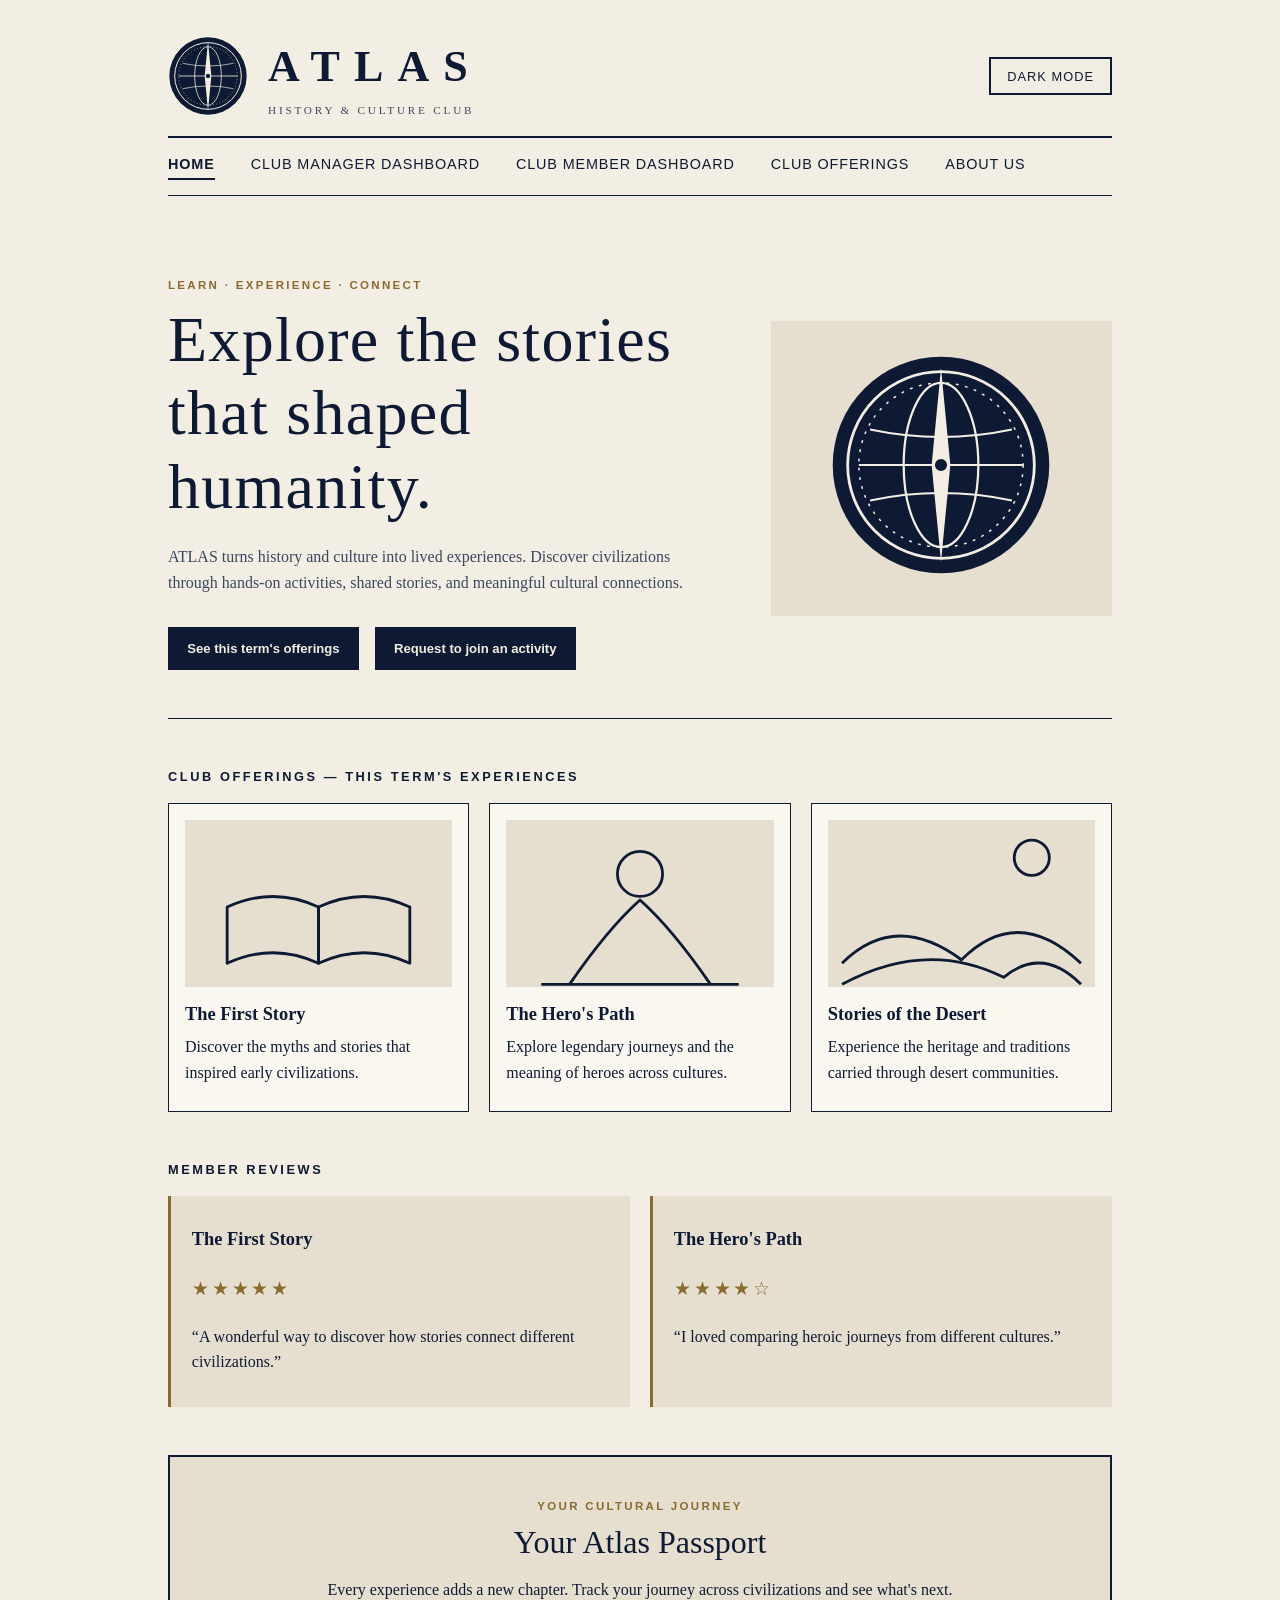
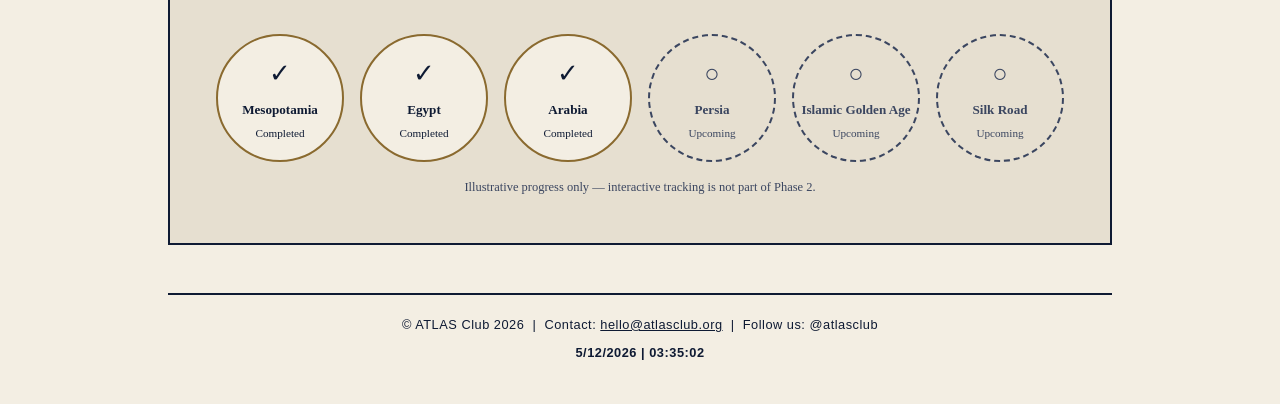
<file: index.html>
<!DOCTYPE html>
<html lang="en">
<head>
  <meta charset="utf-8">
  <meta name="viewport" content="width=device-width, initial-scale=1">
  <title>Home | ATLAS History &amp; Culture Club</title>
  <link rel="icon" href="images/atlas-logo.svg" type="image/svg+xml">
  <link rel="stylesheet" href="style.css">
</head>
<body>
  <div class="page" id="top">
    <header class="site-header">
      <img src="images/atlas-logo.svg" alt="ATLAS compass and globe logo">
      <a class="brand" href="index.html">ATLAS<small>History &amp; Culture Club</small></a>
      <div class="header-tools">
        <button type="button" class="nav-toggle" id="nav-toggle">&#9776; Menu</button>
        <button type="button" class="theme-toggle" id="theme-toggle">Dark mode</button>
      </div>
    </header>
    <nav class="main-nav" id="main-nav" aria-label="Main navigation">
      <a href="index.html" aria-current="page">Home</a>
      <a href="manager-dashboard.html">Club Manager Dashboard</a>
      <a href="member-dashboard.html">Club Member Dashboard</a>
      <a href="club-offerings.html">Club Offerings</a>
      <a href="about-us.html">About Us</a>
    </nav>
    <main>
      <section class="home-hero" aria-labelledby="hero-title">
        <div>
          <p class="home-eyebrow">LEARN · EXPERIENCE · CONNECT</p>
          <h1 id="hero-title">Explore the stories that shaped humanity.</h1>
          <p class="lede">ATLAS turns history and culture into lived experiences. Discover civilizations through hands-on activities, shared stories, and meaningful cultural connections.</p>
          <a class="home-button" href="club-offerings.html">See this term's offerings</a>
          <a class="home-button" href="request-join.html">Request to join an activity</a>
        </div>
        <div class="hero-mark"><img src="images/atlas-logo.svg" alt="ATLAS compass symbol"></div>
      </section>
      <section aria-labelledby="offerings-title">
        <h2 id="offerings-title">Club Offerings — This Term's Experiences</h2>
        <div class="home-offerings">
          <article class="offering-card">
            <img src="images/first-story.svg" alt="Open book and ancient stars illustration">
            <h3>The First Story</h3>
            <p>Discover the myths and stories that inspired early civilizations.</p>
            <p class="offering-extra">An introduction to ancient storytelling and shared cultural origins. <strong>Free</strong></p>
          </article>
          <article class="offering-card">
            <img src="images/heros-path.svg" alt="Ancient pathway and rising sun illustration">
            <h3>The Hero's Path</h3>
            <p>Explore legendary journeys and the meaning of heroes across cultures.</p>
            <p class="offering-extra">Compare heroic traditions through discussion and creative activities. <strong>30 SAR</strong></p>
          </article>
          <article class="offering-card">
            <img src="images/desert-stories.svg" alt="Desert dunes under a night sky illustration">
            <h3>Stories of the Desert</h3>
            <p>Experience the heritage and traditions carried through desert communities.</p>
            <p class="offering-extra">Learn how oral history connects generations. <strong>Free</strong></p>
          </article>
        </div>
      </section>
      <section aria-labelledby="reviews-title">
        <h2 id="reviews-title">Member Reviews</h2>
        <div class="home-reviews">
          <div class="review"><h3>The First Story</h3><p class="review-stars" aria-label="5 out of 5 stars">★★★★★</p><p>“A wonderful way to discover how stories connect different civilizations.”</p></div>
          <div class="review"><h3>The Hero's Path</h3><p class="review-stars" aria-label="4 out of 5 stars">★★★★☆</p><p>“I loved comparing heroic journeys from different cultures.”</p></div>
        </div>
      </section>
      <section class="passport-section" aria-labelledby="passport-title">
        <p class="home-eyebrow">YOUR CULTURAL JOURNEY</p>
        <h2 id="passport-title">Your Atlas Passport</h2>
        <p>Every experience adds a new chapter. Track your journey across civilizations and see what's next.</p>
        <div class="passport-stamps" aria-label="Example cultural passport progress">
          <div class="stamp completed"><span>✓</span><strong>Mesopotamia</strong><small>Completed</small></div>
          <div class="stamp completed"><span>✓</span><strong>Egypt</strong><small>Completed</small></div>
          <div class="stamp completed"><span>✓</span><strong>Arabia</strong><small>Completed</small></div>
          <div class="stamp"><span>○</span><strong>Persia</strong><small>Upcoming</small></div>
          <div class="stamp"><span>○</span><strong>Islamic Golden Age</strong><small>Upcoming</small></div>
          <div class="stamp"><span>○</span><strong>Silk Road</strong><small>Upcoming</small></div>
        </div>
        <p class="passport-note">Illustrative progress only — interactive tracking is not part of Phase 2.</p>
      </section>
    </main>
    <footer class="site-footer">&copy; ATLAS Club 2026 &nbsp;|&nbsp; Contact: <a href="mailto:hello@atlasclub.org">hello@atlasclub.org</a> &nbsp;|&nbsp; Follow us: @atlasclub<span class="footer-clock" id="clock" aria-live="off"></span></footer>
  </div>
  <a class="back-to-top" id="back-to-top" href="#top" aria-label="Back to top" title="Back to top">&uarr;</a>
  <script src="script.js"></script>
</body>
</html>
</file>
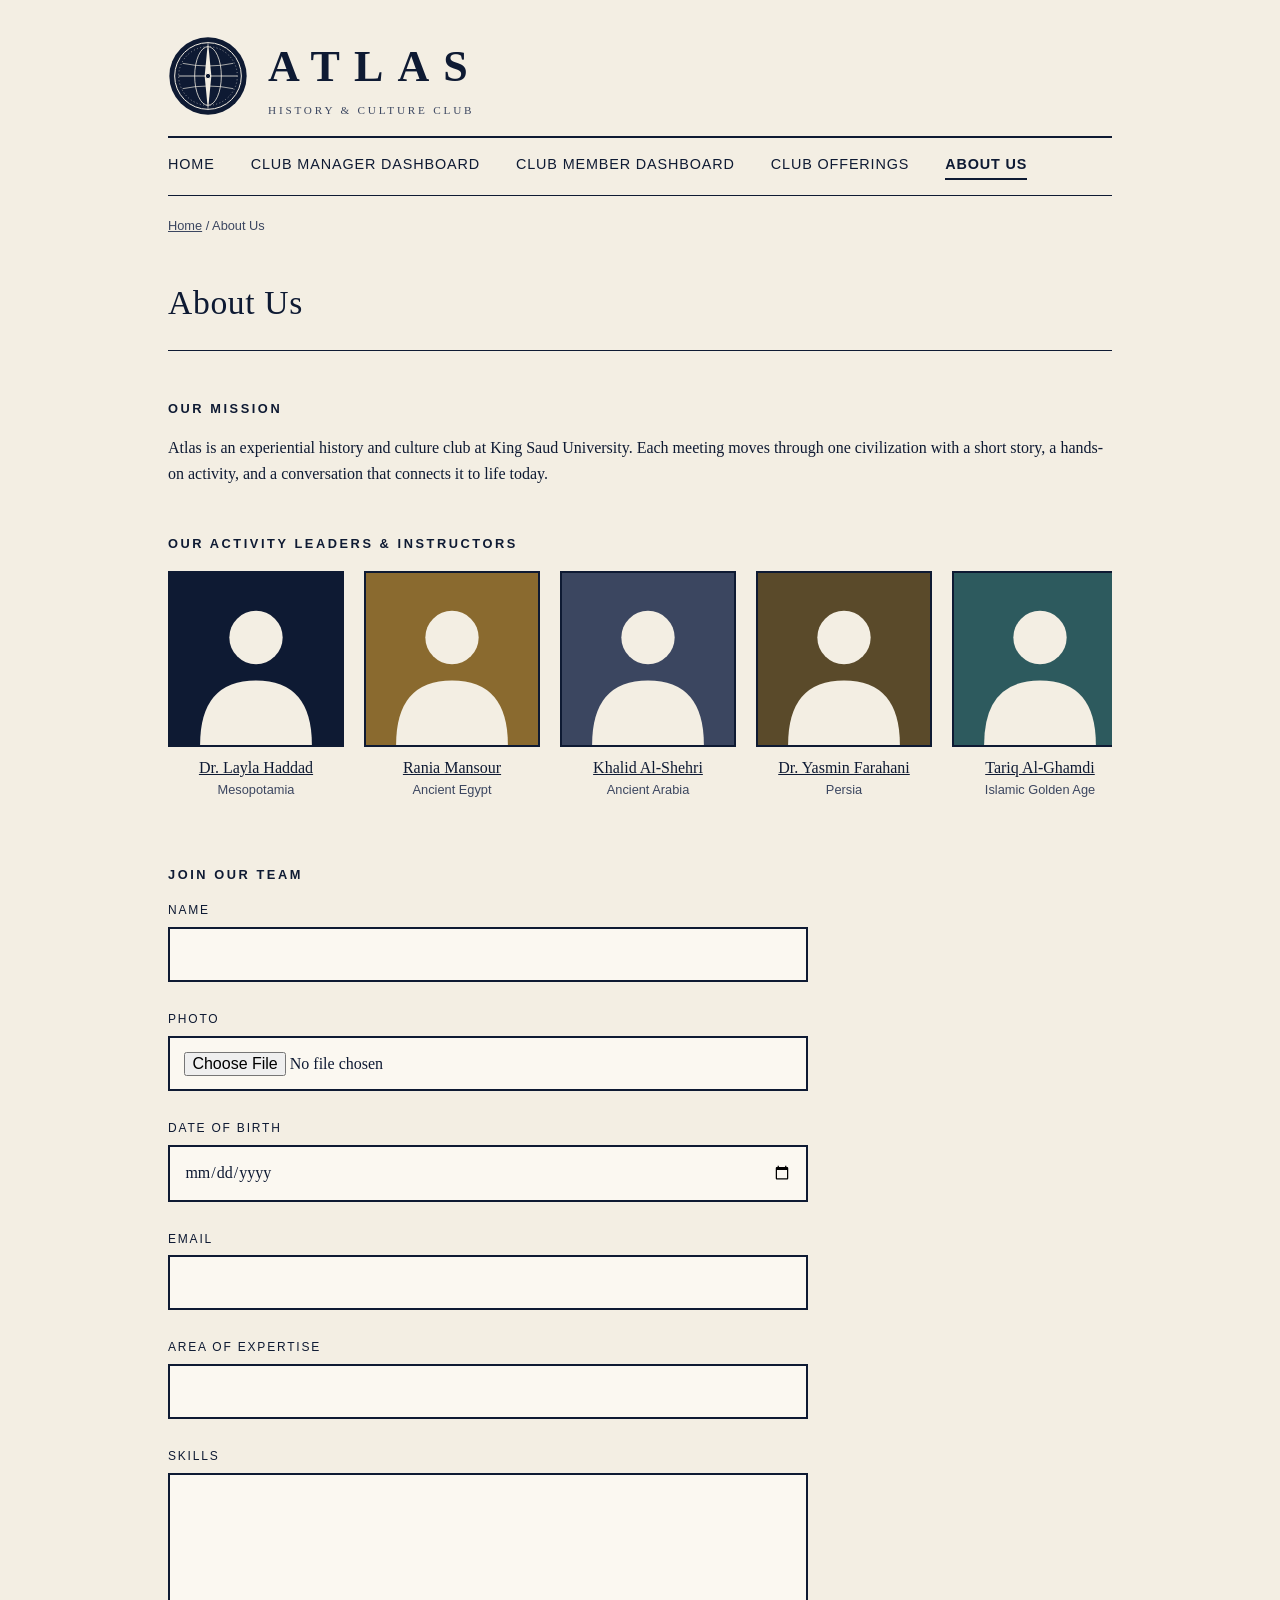
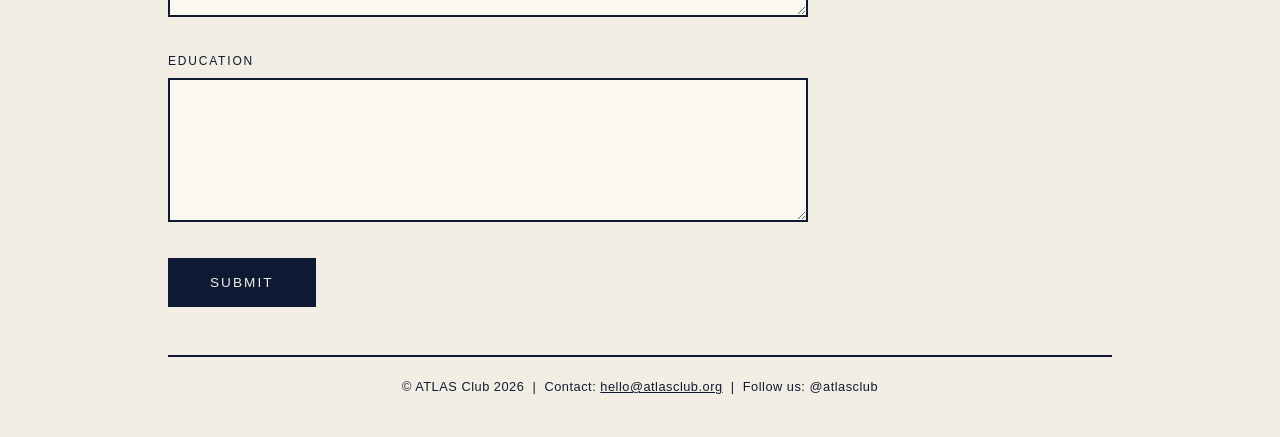
<file: about-us.html>
<!DOCTYPE html>
<html lang="en">
<head>
  <meta charset="utf-8">
  <meta name="viewport" content="width=device-width, initial-scale=1">
  <title>About Us | ATLAS History &amp; Culture Club</title>
  <link rel="stylesheet" href="style.css">
</head>
<body>
  <div class="page">
    <header class="site-header">
      <img src="images/atlas-logo.svg" alt="ATLAS compass and globe logo">
      <a class="brand" href="index.html">ATLAS<small>History &amp; Culture Club</small></a>
    </header>
    <nav class="main-nav" aria-label="Main navigation">
      <a href="index.html">Home</a>
      <a href="manager-dashboard.html">Club Manager Dashboard</a>
      <a href="member-dashboard.html">Club Member Dashboard</a>
      <a href="club-offerings.html">Club Offerings</a>
      <a href="about-us.html" aria-current="page">About Us</a>
    </nav>
    <nav class="breadcrumb">
      <a href="index.html">Home</a> / About Us
    </nav>
    <main>
      <h1>About Us</h1>
      <hr class="page-title-rule">

      <section>
        <h2>Our Mission</h2>
        <p>Atlas is an experiential history and culture club at King Saud University. Each meeting moves through one civilization with a short story, a hands-on activity, and a conversation that connects it to life today.</p>
      </section>

      <section>
        <h2>Our Activity Leaders &amp; Instructors</h2>
        <div class="leaders">
          <div class="leader">
            <img src="images/leader-1.svg" alt="Photo of Dr. Layla Haddad">
            <a href="profile.html">Dr. Layla Haddad</a>
            <span>Mesopotamia</span>
          </div>
          <div class="leader">
            <img src="images/leader-2.svg" alt="Photo of Rania Mansour">
            <a href="profile-2.html">Rania Mansour</a>
            <span>Ancient Egypt</span>
          </div>
          <div class="leader">
            <img src="images/leader-3.svg" alt="Photo of Khalid Al-Shehri">
            <a href="profile-3.html">Khalid Al-Shehri</a>
            <span>Ancient Arabia</span>
          </div>
          <div class="leader">
            <img src="images/leader-4.svg" alt="Photo of Dr. Yasmin Farahani">
            <a href="profile-4.html">Dr. Yasmin Farahani</a>
            <span>Persia</span>
          </div>
          <div class="leader">
            <img src="images/leader-5.svg" alt="Photo of Tariq Al-Ghamdi">
            <a href="profile-5.html">Tariq Al-Ghamdi</a>
            <span>Islamic Golden Age</span>
          </div>
          <div class="leader">
            <img src="images/leader-6.svg" alt="Photo of Mei Lin Zhao">
            <a href="profile-6.html">Mei Lin Zhao</a>
            <span>Silk Road</span>
          </div>
        </div>
      </section>

      <section>
        <h2>Join Our Team</h2>
        <form class="atlas-form" id="join-form" action="#" method="post" enctype="multipart/form-data">
          <div class="field">
            <label for="name">Name</label>
            <input type="text" id="name" name="name">
            <span class="error-msg" id="name-error"></span>
          </div>
          <div class="field">
            <label for="photo">Photo</label>
            <input type="file" id="photo" name="photo">
            <span class="error-msg" id="photo-error"></span>
          </div>
          <div class="field">
            <label for="dob">Date of birth</label>
            <input type="date" id="dob" name="dob">
            <span class="error-msg" id="dob-error"></span>
          </div>
          <div class="field">
            <label for="email">Email</label>
            <input type="email" id="email" name="email">
            <span class="error-msg" id="email-error"></span>
          </div>
          <div class="field">
            <label for="expertise">Area of expertise</label>
            <input type="text" id="expertise" name="expertise">
            <span class="error-msg" id="expertise-error"></span>
          </div>
          <div class="field">
            <label for="skills">Skills</label>
            <textarea id="skills" name="skills"></textarea>
            <span class="error-msg" id="skills-error"></span>
          </div>
          <div class="field">
            <label for="education">Education</label>
            <textarea id="education" name="education"></textarea>
            <span class="error-msg" id="education-error"></span>
          </div>
          <input type="button" class="btn" id="submit-button" value="Submit">
        </form>
      </section>
    </main>
    <footer class="site-footer">&copy; ATLAS Club 2026 &nbsp;|&nbsp; Contact: <a href="mailto:hello@atlasclub.org">hello@atlasclub.org</a> &nbsp;|&nbsp; Follow us: @atlasclub</footer>
  </div>
  <script src="js/about-us.js"></script>
</body>
</html>
</file>
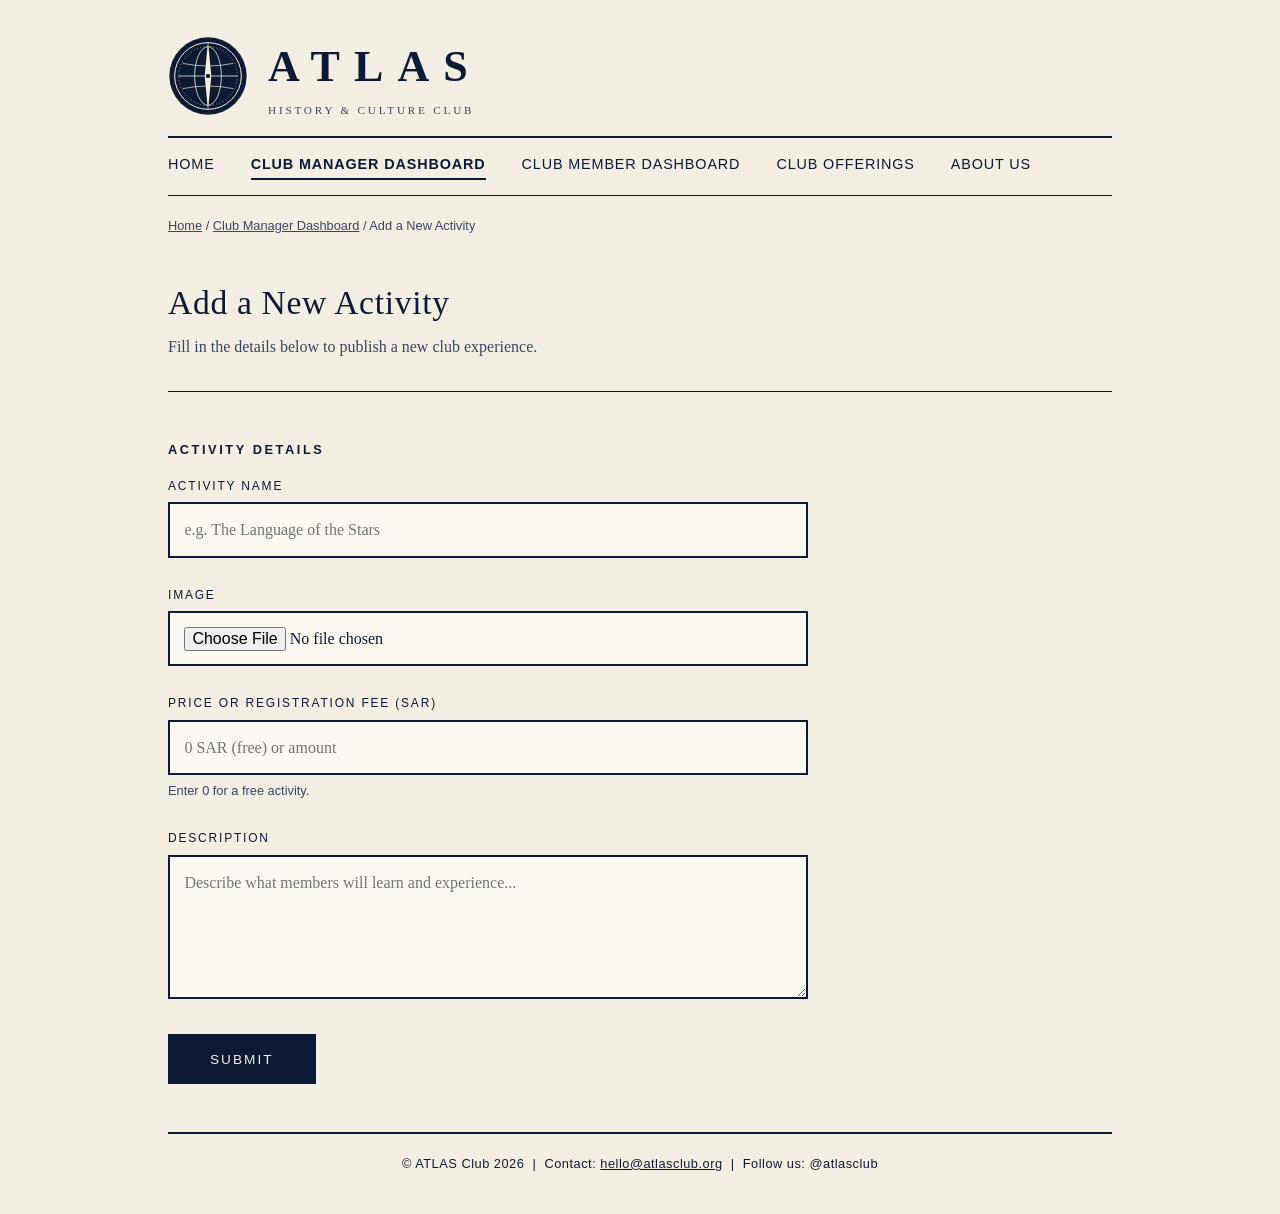
<file: add-offering.html>
<!DOCTYPE html>
<html lang="en">
<head>
  <meta charset="utf-8">
  <meta name="viewport" content="width=device-width, initial-scale=1">
  <title>Add a New Activity | ATLAS History &amp; Culture Club</title>
  <link rel="stylesheet" href="style.css">
</head>
<body>
  <div class="page">
    <header class="site-header">
      <img src="images/atlas-logo.svg" alt="ATLAS compass and globe logo">
      <a class="brand" href="index.html">ATLAS<small>History &amp; Culture Club</small></a>
    </header>
    <nav class="main-nav" aria-label="Main navigation">
      <a href="index.html">Home</a>
      <a href="manager-dashboard.html" aria-current="page">Club Manager Dashboard</a>
      <a href="member-dashboard.html">Club Member Dashboard</a>
      <a href="club-offerings.html">Club Offerings</a>
      <a href="about-us.html">About Us</a>
    </nav>
    <nav class="breadcrumb">
      <a href="index.html">Home</a> / <a href="manager-dashboard.html">Club Manager Dashboard</a> / Add a New Activity
    </nav>
    <main>
      <h1>Add a New Activity</h1>
      <p class="lede">Fill in the details below to publish a new club experience.</p>
      <hr class="page-title-rule">

      <h2>Activity Details</h2>
      <form id="add-offering-form" class="atlas-form" action="#" method="post" enctype="multipart/form-data" novalidate>
        <div class="field">
          <label for="offering-name">Activity Name</label>
          <input type="text" id="offering-name" name="offering_name" placeholder="e.g. The Language of the Stars" required>
        </div>

        <div class="field">
          <label for="offering-image">Image</label>
          <input type="file" id="offering-image" name="offering_image" accept="image/*" required>
        </div>

        <div class="field">
          <label for="offering-price">Price or Registration Fee (SAR)</label>
          <input type="number" id="offering-price" name="offering_price" min="0" placeholder="0 SAR (free) or amount" required>
          <p class="hint">Enter 0 for a free activity.</p>
        </div>

        <div class="field">
          <label for="offering-description">Description</label>
          <textarea id="offering-description" name="offering_description" placeholder="Describe what members will learn and experience..." required></textarea>
        </div>

        <input type="button" class="btn" id="add-offering-button" value="Submit">
      </form>
    </main>
    <script src="js/manager-phase3.js"></script>
    <footer class="site-footer">&copy; ATLAS Club 2026 &nbsp;|&nbsp; Contact: <a href="mailto:hello@atlasclub.org">hello@atlasclub.org</a> &nbsp;|&nbsp; Follow us: @atlasclub</footer>
  </div>
</body>
</html>
</file>
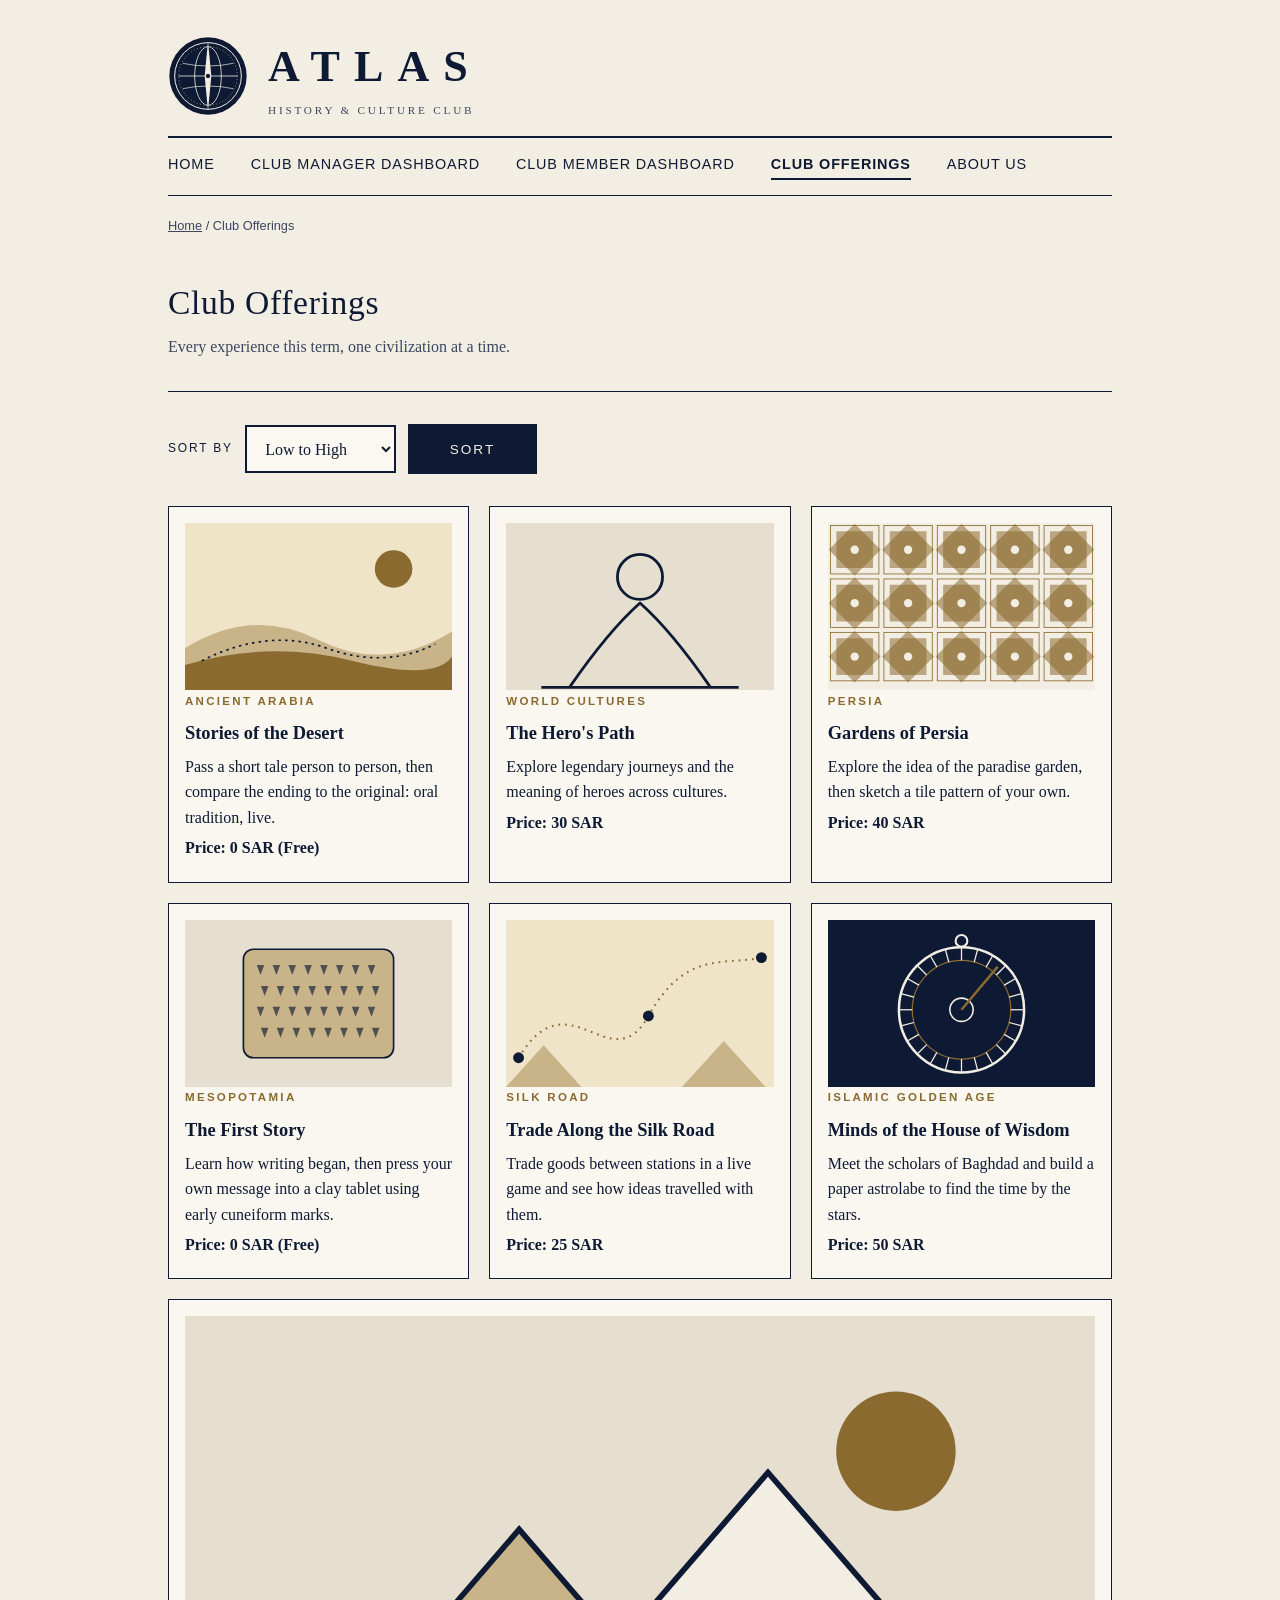
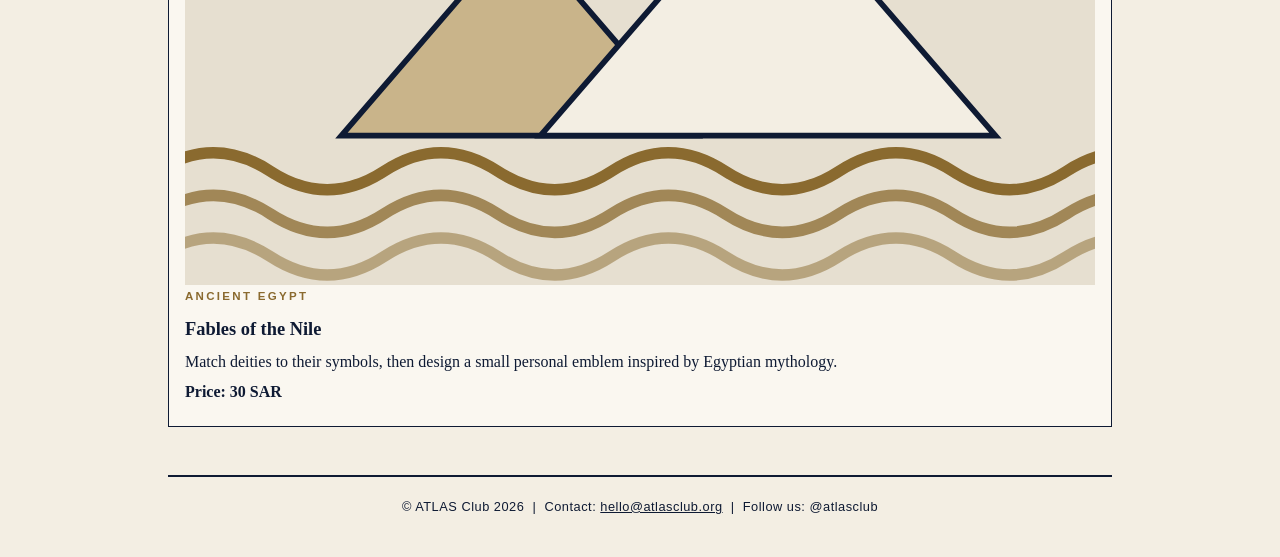
<file: club-offerings.html>
<!DOCTYPE html>
<html lang="en">
<head>
  <meta charset="utf-8">
  <meta name="viewport" content="width=device-width, initial-scale=1">
  <title>Club Offerings | ATLAS History &amp; Culture Club</title>
  <link rel="stylesheet" href="style.css">
</head>
<body>
  <div class="page">
    <header class="site-header">
      <img src="images/atlas-logo.svg" alt="ATLAS compass and globe logo">
      <a class="brand" href="index.html">ATLAS<small>History &amp; Culture Club</small></a>
    </header>
    <nav class="main-nav" aria-label="Main navigation">
      <a href="index.html">Home</a>
      <a href="manager-dashboard.html">Club Manager Dashboard</a>
      <a href="member-dashboard.html">Club Member Dashboard</a>
      <a href="club-offerings.html" aria-current="page">Club Offerings</a>
      <a href="about-us.html">About Us</a>
    </nav>
    <nav class="breadcrumb">
      <a href="index.html">Home</a> / Club Offerings
    </nav>
    <main>
      <h1>Club Offerings</h1>
      <p class="lede">Every experience this term, one civilization at a time.</p>
      <hr class="page-title-rule">

      <form class="atlas-form sort-form" action="#" method="get">
        <label for="sort">Sort by</label>
        <select id="sort" name="sort">
          <optgroup label="Price">
            <option value="price-asc">Low to High</option>
            <option value="price-desc">High to Low</option>
          </optgroup>
          <optgroup label="Name">
            <option value="name-asc">A–Z</option>
            <option value="name-desc">Z–A</option>
          </optgroup>
        </select>
        <input type="button" class="btn" id="sort-button" value="Sort">
      </form>

      <div class="home-offerings">
        <article class="offering-card">
          <img src="images/clay-tablet.svg" alt="Clay tablet with cuneiform marks">
          <p class="home-eyebrow">MESOPOTAMIA</p>
          <h3>The First Story</h3>
          <p>Learn how writing began, then press your own message into a clay tablet using early cuneiform marks.</p>
          <p><strong>Price: 0 SAR (Free)</strong></p>
        </article>

        <article class="offering-card">
          <img src="images/nile-symbols.svg" alt="Egyptian symbols along the Nile">
          <p class="home-eyebrow">ANCIENT EGYPT</p>
          <h3>Fables of the Nile</h3>
          <p>Match deities to their symbols, then design a small personal emblem inspired by Egyptian mythology.</p>
          <p><strong>Price: 30 SAR</strong></p>
        </article>

        <article class="offering-card">
          <img src="images/heros-path.svg" alt="Ancient pathway and rising sun illustration">
          <p class="home-eyebrow">WORLD CULTURES</p>
          <h3>The Hero's Path</h3>
          <p>Explore legendary journeys and the meaning of heroes across cultures.</p>
          <p><strong>Price: 30 SAR</strong></p>
        </article>

        <article class="offering-card">
          <img src="images/desert-route.svg" alt="Desert caravan route">
          <p class="home-eyebrow">ANCIENT ARABIA</p>
          <h3>Stories of the Desert</h3>
          <p>Pass a short tale person to person, then compare the ending to the original: oral tradition, live.</p>
          <p><strong>Price: 0 SAR (Free)</strong></p>
        </article>

        <article class="offering-card">
          <img src="images/persian-garden.svg" alt="Persian garden pattern">
          <p class="home-eyebrow">PERSIA</p>
          <h3>Gardens of Persia</h3>
          <p>Explore the idea of the paradise garden, then sketch a tile pattern of your own.</p>
          <p><strong>Price: 40 SAR</strong></p>
        </article>

        <article class="offering-card">
          <img src="images/golden-age.svg" alt="Astrolabe from the Islamic Golden Age">
          <p class="home-eyebrow">ISLAMIC GOLDEN AGE</p>
          <h3>Minds of the House of Wisdom</h3>
          <p>Meet the scholars of Baghdad and build a paper astrolabe to find the time by the stars.</p>
          <p><strong>Price: 50 SAR</strong></p>
        </article>

        <article class="offering-card">
          <img src="images/silk-road.svg" alt="Silk Road trading caravan">
          <p class="home-eyebrow">SILK ROAD</p>
          <h3>Trade Along the Silk Road</h3>
          <p>Trade goods between stations in a live game and see how ideas travelled with them.</p>
          <p><strong>Price: 25 SAR</strong></p>
        </article>
      </div>
    </main>
    <footer class="site-footer">&copy; ATLAS Club 2026 &nbsp;|&nbsp; Contact: <a href="mailto:hello@atlasclub.org">hello@atlasclub.org</a> &nbsp;|&nbsp; Follow us: @atlasclub</footer>
  </div>
  <script src="js/club-offerings.js"></script>
</body>
</html>
</file>
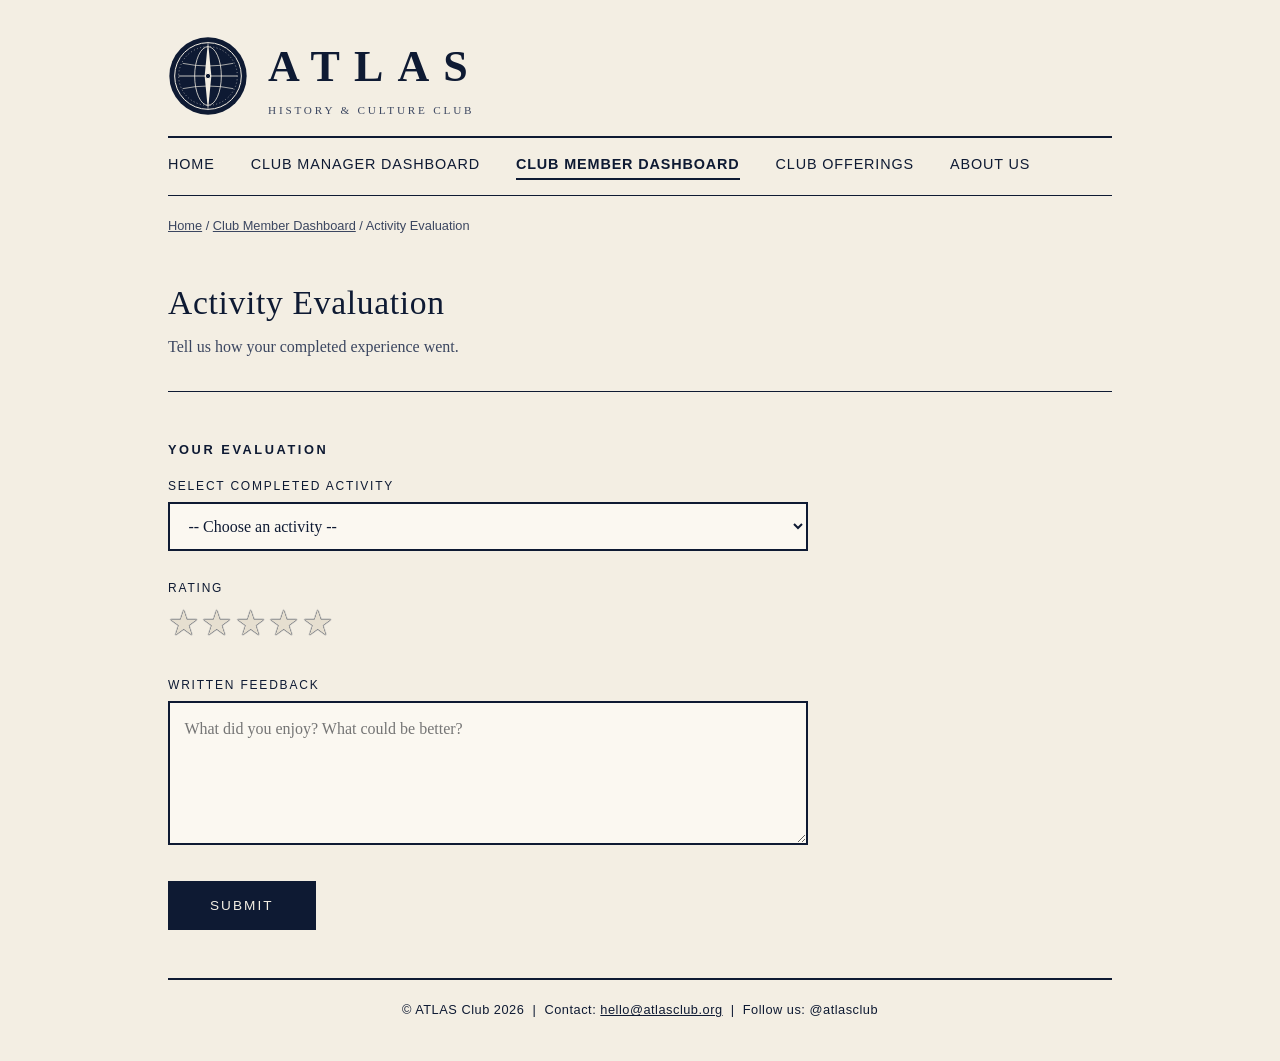
<file: evaluate-offering.html>
<!DOCTYPE html>
<html lang="en">
<head>
  <meta charset="utf-8">
  <meta name="viewport" content="width=device-width, initial-scale=1">
  <title>Activity Evaluation | ATLAS History &amp; Culture Club</title>
  <link rel="stylesheet" href="style.css">
</head>
<body>
  <div class="page">
    <header class="site-header">
      <img src="images/atlas-logo.svg" alt="ATLAS compass and globe logo">
      <a class="brand" href="index.html">ATLAS<small>History &amp; Culture Club</small></a>
    </header>
    <nav class="main-nav" aria-label="Main navigation">
      <a href="index.html">Home</a>
      <a href="manager-dashboard.html">Club Manager Dashboard</a>
      <a href="member-dashboard.html" aria-current="page">Club Member Dashboard</a>
      <a href="club-offerings.html">Club Offerings</a>
      <a href="about-us.html">About Us</a>
    </nav>
    <nav class="breadcrumb">
      <a href="index.html">Home</a> / <a href="member-dashboard.html">Club Member Dashboard</a> / Activity Evaluation
    </nav>
    <main>
      <h1>Activity Evaluation</h1>
      <p class="lede">Tell us how your completed experience went.</p>
      <hr class="page-title-rule">

      <h2>Your Evaluation</h2>
      <form class="atlas-form" id="evaluation-form" action="#" method="post">
        <div class="field">
          <label for="completed-offering">Select Completed Activity</label>
          <select id="completed-offering" name="completed_offering">
            <option value="">-- Choose an activity --</option>
            <option value="heros-path">The Hero's Path</option>
            <option value="fables-of-the-nile">Fables of the Nile</option>
            <option value="first-story">The First Story</option>
          </select>
          <span class="error-msg" id="completed-offering-error"></span>
        </div>

        <fieldset class="field">
          <legend>Rating</legend>
          <div class="stars" id="rating-group">
            <input type="radio" id="star5" name="rating" value="5">
            <label for="star5">&#9733;</label>
            <input type="radio" id="star4" name="rating" value="4">
            <label for="star4">&#9733;</label>
            <input type="radio" id="star3" name="rating" value="3">
            <label for="star3">&#9733;</label>
            <input type="radio" id="star2" name="rating" value="2">
            <label for="star2">&#9733;</label>
            <input type="radio" id="star1" name="rating" value="1">
            <label for="star1">&#9733;</label>
          </div>
          <span class="error-msg" id="rating-group-error"></span>
        </fieldset>

        <div class="field">
          <label for="feedback">Written Feedback</label>
          <textarea id="feedback" name="feedback" placeholder="What did you enjoy? What could be better?"></textarea>
          <span class="error-msg" id="feedback-error"></span>
        </div>

        <input type="button" class="btn" id="submit-button" value="Submit">
      </form>
    </main>
    <footer class="site-footer">&copy; ATLAS Club 2026 &nbsp;|&nbsp; Contact: <a href="mailto:hello@atlasclub.org">hello@atlasclub.org</a> &nbsp;|&nbsp; Follow us: @atlasclub</footer>
  </div>
  <script src="js/evaluate-offering.js"></script>
</body>
</html>
</file>
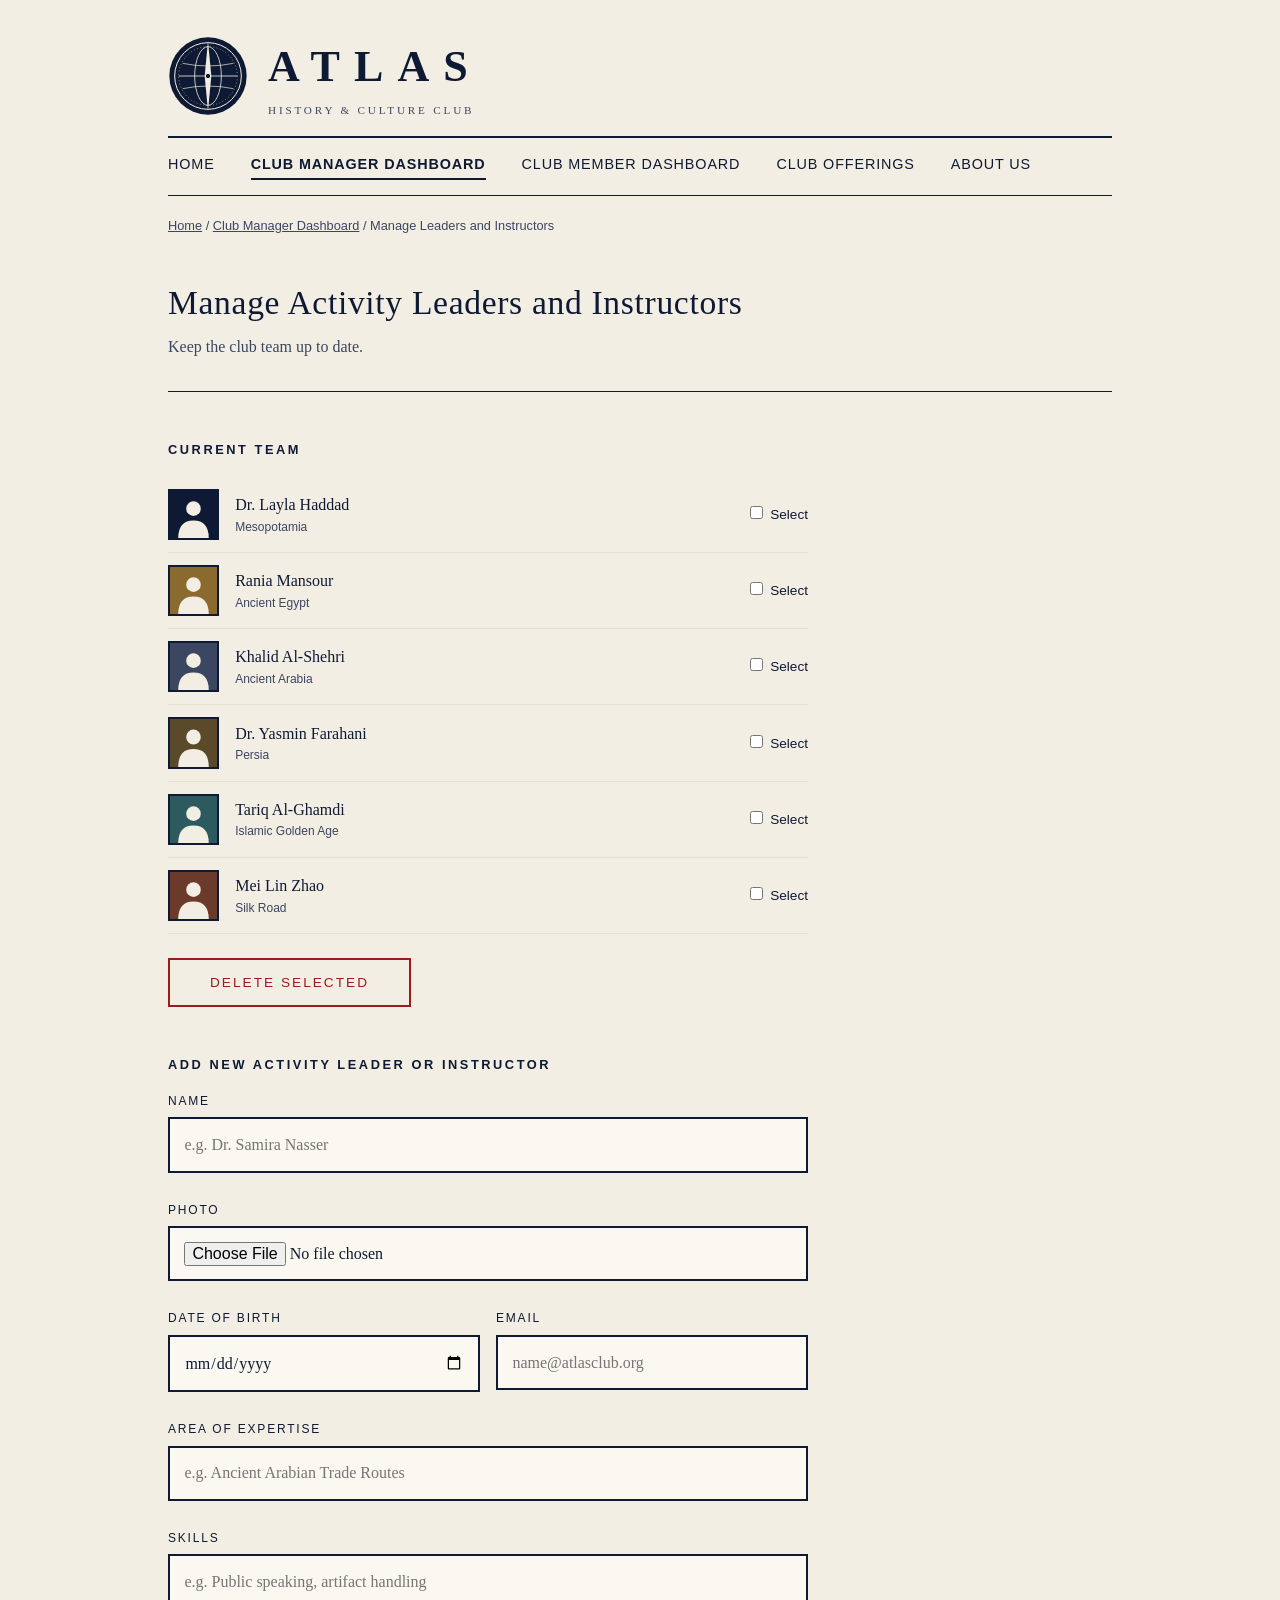
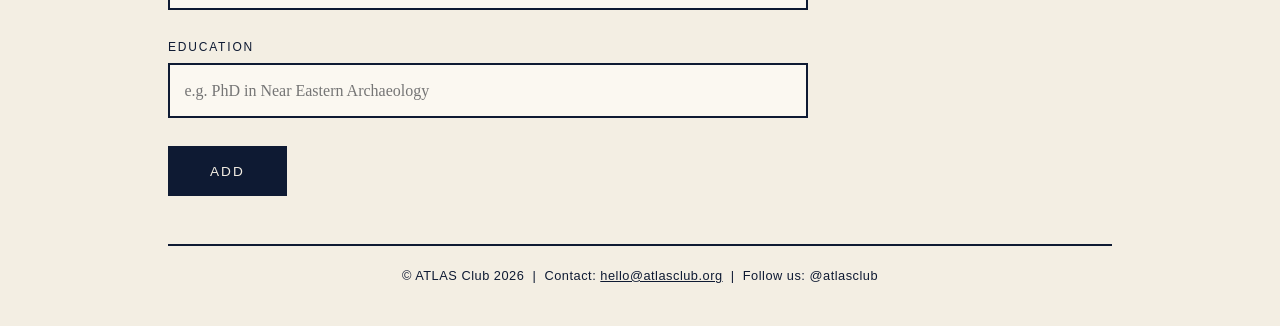
<file: manage-leaders.html>
<!DOCTYPE html>
<html lang="en">
<head>
  <meta charset="utf-8">
  <meta name="viewport" content="width=device-width, initial-scale=1">
  <title>Manage Activity Leaders and Instructors | ATLAS History &amp; Culture Club</title>
  <link rel="stylesheet" href="style.css">
</head>
<body>
  <div class="page">
    <header class="site-header">
      <img src="images/atlas-logo.svg" alt="ATLAS compass and globe logo">
      <a class="brand" href="index.html">ATLAS<small>History &amp; Culture Club</small></a>
    </header>
    <nav class="main-nav" aria-label="Main navigation">
      <a href="index.html">Home</a>
      <a href="manager-dashboard.html" aria-current="page">Club Manager Dashboard</a>
      <a href="member-dashboard.html">Club Member Dashboard</a>
      <a href="club-offerings.html">Club Offerings</a>
      <a href="about-us.html">About Us</a>
    </nav>
    <nav class="breadcrumb">
      <a href="index.html">Home</a> / <a href="manager-dashboard.html">Club Manager Dashboard</a> / Manage Leaders and Instructors
    </nav>
    <main>
      <h1>Manage Activity Leaders and Instructors</h1>
      <p class="lede">Keep the club team up to date.</p>
      <hr class="page-title-rule">

      <section>
        <h2>Current Team</h2>
        <form id="delete-leaders-form" class="atlas-form" action="#" method="post">
          <ul id="team-list" class="team-list">
            <li>
              <img src="images/leader-1.svg" alt="Photo of Dr. Layla Haddad">
              <span class="member-info">Dr. Layla Haddad<span>Mesopotamia</span></span>
              <label><input type="checkbox" name="delete_leader" value="leader-1"> Select</label>
            </li>
            <li>
              <img src="images/leader-2.svg" alt="Photo of Rania Mansour">
              <span class="member-info">Rania Mansour<span>Ancient Egypt</span></span>
              <label><input type="checkbox" name="delete_leader" value="leader-2"> Select</label>
            </li>
            <li>
              <img src="images/leader-3.svg" alt="Photo of Khalid Al-Shehri">
              <span class="member-info">Khalid Al-Shehri<span>Ancient Arabia</span></span>
              <label><input type="checkbox" name="delete_leader" value="leader-3"> Select</label>
            </li>
            <li>
              <img src="images/leader-4.svg" alt="Photo of Dr. Yasmin Farahani">
              <span class="member-info">Dr. Yasmin Farahani<span>Persia</span></span>
              <label><input type="checkbox" name="delete_leader" value="leader-4"> Select</label>
            </li>
            <li>
              <img src="images/leader-5.svg" alt="Photo of Tariq Al-Ghamdi">
              <span class="member-info">Tariq Al-Ghamdi<span>Islamic Golden Age</span></span>
              <label><input type="checkbox" name="delete_leader" value="leader-5"> Select</label>
            </li>
            <li>
              <img src="images/leader-6.svg" alt="Photo of Mei Lin Zhao">
              <span class="member-info">Mei Lin Zhao<span>Silk Road</span></span>
              <label><input type="checkbox" name="delete_leader" value="leader-6"> Select</label>
            </li>
          </ul>
          <input type="button" class="btn btn-delete" id="delete-button" value="Delete Selected">
        </form>
      </section>

      <section>
        <h2>Add New Activity Leader or Instructor</h2>
        <form id="add-leader-form" class="atlas-form" action="#" method="post" enctype="multipart/form-data" novalidate>
          <div class="field">
            <label for="leader-name">Name</label>
            <input type="text" id="leader-name" name="leader_name" placeholder="e.g. Dr. Samira Nasser" required>
          </div>

          <div class="field">
            <label for="leader-photo">Photo</label>
            <input type="file" id="leader-photo" name="leader_photo" accept="image/*" required>
          </div>

          <div class="field-row">
          <div class="field">
            <label for="leader-dob">Date of Birth</label>
            <input type="date" id="leader-dob" name="leader_dob" required>
          </div>

          <div class="field">
            <label for="leader-email">Email</label>
            <input type="email" id="leader-email" name="leader_email" placeholder="name@atlasclub.org" required>
          </div>
          </div>

          <div class="field">
            <label for="leader-expertise">Area of Expertise</label>
            <input type="text" id="leader-expertise" name="leader_expertise" placeholder="e.g. Ancient Arabian Trade Routes" required>
          </div>

          <div class="field">
            <label for="leader-skills">Skills</label>
            <input type="text" id="leader-skills" name="leader_skills" placeholder="e.g. Public speaking, artifact handling" required>
          </div>

          <div class="field">
            <label for="leader-education">Education</label>
            <input type="text" id="leader-education" name="leader_education" placeholder="e.g. PhD in Near Eastern Archaeology" required>
          </div>

          <input type="button" class="btn" id="add-leader-button" value="Add">
        </form>
      </section>
    </main>
    <script src="js/manager-phase3.js"></script>
    <footer class="site-footer">&copy; ATLAS Club 2026 &nbsp;|&nbsp; Contact: <a href="mailto:hello@atlasclub.org">hello@atlasclub.org</a> &nbsp;|&nbsp; Follow us: @atlasclub</footer>
  </div>
</body>
</html>
</file>
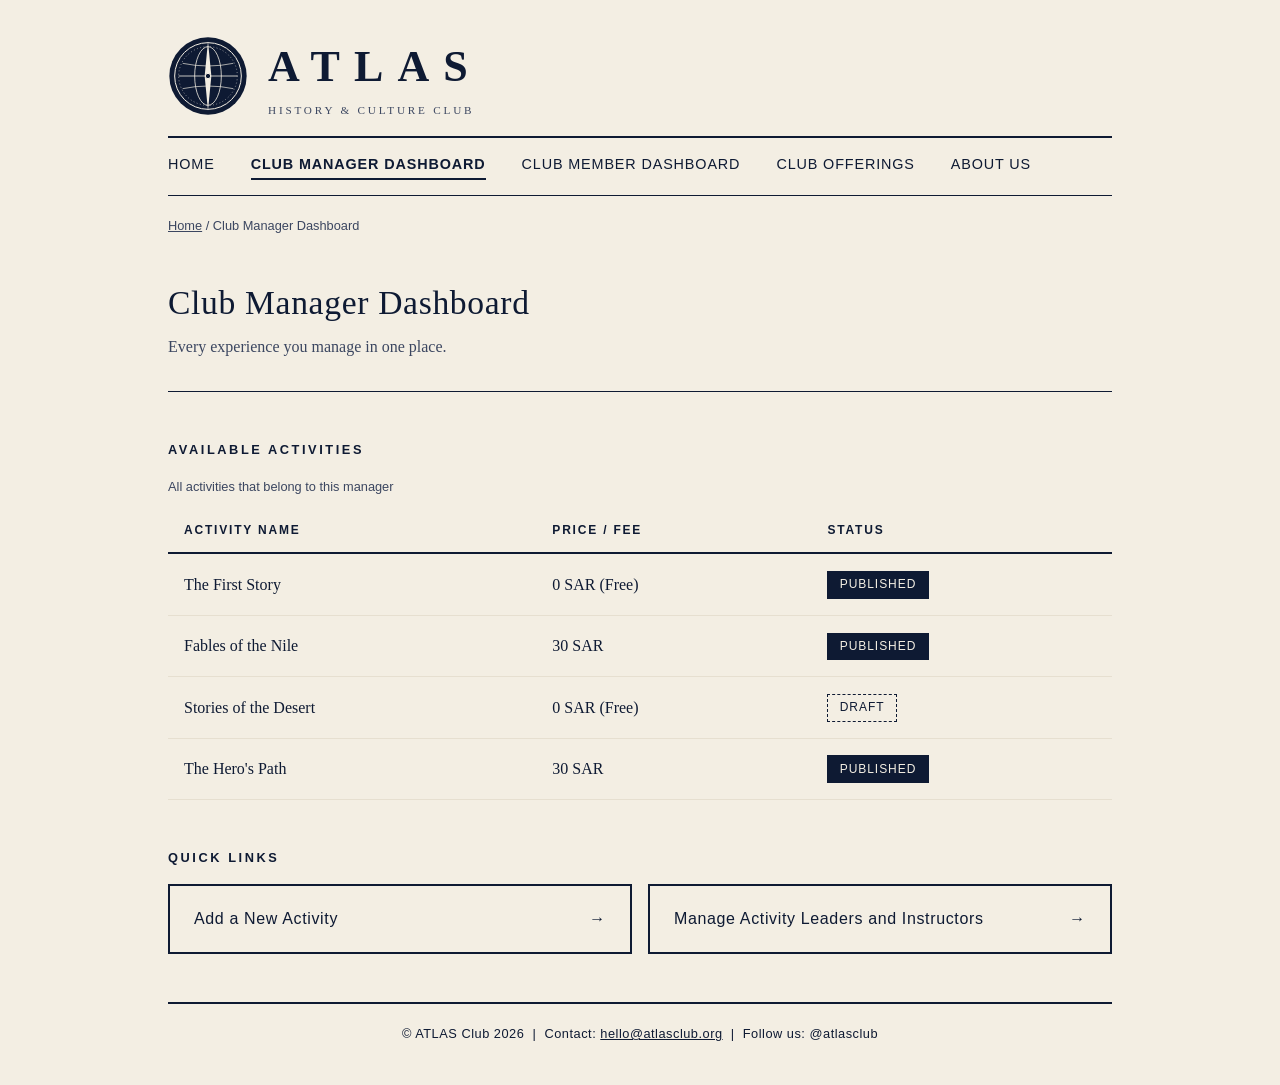
<file: manager-dashboard.html>
<!DOCTYPE html>
<html lang="en">
<head>
  <meta charset="utf-8">
  <meta name="viewport" content="width=device-width, initial-scale=1">
  <title>Club Manager Dashboard | ATLAS History &amp; Culture Club</title>
  <link rel="stylesheet" href="style.css">
</head>
<body>
  <div class="page">
    <header class="site-header">
      <img src="images/atlas-logo.svg" alt="ATLAS compass and globe logo">
      <a class="brand" href="index.html">ATLAS<small>History &amp; Culture Club</small></a>
    </header>
    <nav class="main-nav" aria-label="Main navigation">
      <a href="index.html">Home</a>
      <a href="manager-dashboard.html" aria-current="page">Club Manager Dashboard</a>
      <a href="member-dashboard.html">Club Member Dashboard</a>
      <a href="club-offerings.html">Club Offerings</a>
      <a href="about-us.html">About Us</a>
    </nav>
    <nav class="breadcrumb">
      <a href="index.html">Home</a> / Club Manager Dashboard
    </nav>
    <main>
      <h1>Club Manager Dashboard</h1>
      <p class="lede">Every experience you manage in one place.</p>
      <hr class="page-title-rule">

      <section>
        <h2>Available Activities</h2>
        <table class="data-table">
          <caption>All activities that belong to this manager</caption>
          <thead>
            <tr>
              <th>Activity Name</th>
              <th>Price / Fee</th>
              <th>Status</th>
            </tr>
          </thead>
          <tbody id="manager-table-body">
            <tr>
              <td>The First Story</td>
              <td>0 SAR (Free)</td>
              <td><span class="status status-published">Published</span></td>
            </tr>
            <tr>
              <td>Fables of the Nile</td>
              <td>30 SAR</td>
              <td><span class="status status-published">Published</span></td>
            </tr>
            <tr>
              <td>Stories of the Desert</td>
              <td>0 SAR (Free)</td>
              <td><span class="status status-draft">Draft</span></td>
            </tr>
            <tr>
              <td>The Hero's Path</td>
              <td>30 SAR</td>
              <td><span class="status status-published">Published</span></td>
            </tr>
            <!-- New offerings saved in localStorage are inserted here by JavaScript -->
          </tbody>
        </table>
      </section>

      <section>
        <h2>Quick Links</h2>
        <div class="quick-links">
          <a href="add-offering.html"><span>Add a New Activity</span><span>→</span></a>
          <a href="manage-leaders.html"><span>Manage Activity Leaders and Instructors</span><span>→</span></a>
        </div>
      </section>
    </main>
    <script src="js/manager-phase3.js"></script>
    <footer class="site-footer">&copy; ATLAS Club 2026 &nbsp;|&nbsp; Contact: <a href="mailto:hello@atlasclub.org">hello@atlasclub.org</a> &nbsp;|&nbsp; Follow us: @atlasclub</footer>
  </div>
</body>
</html>
</file>
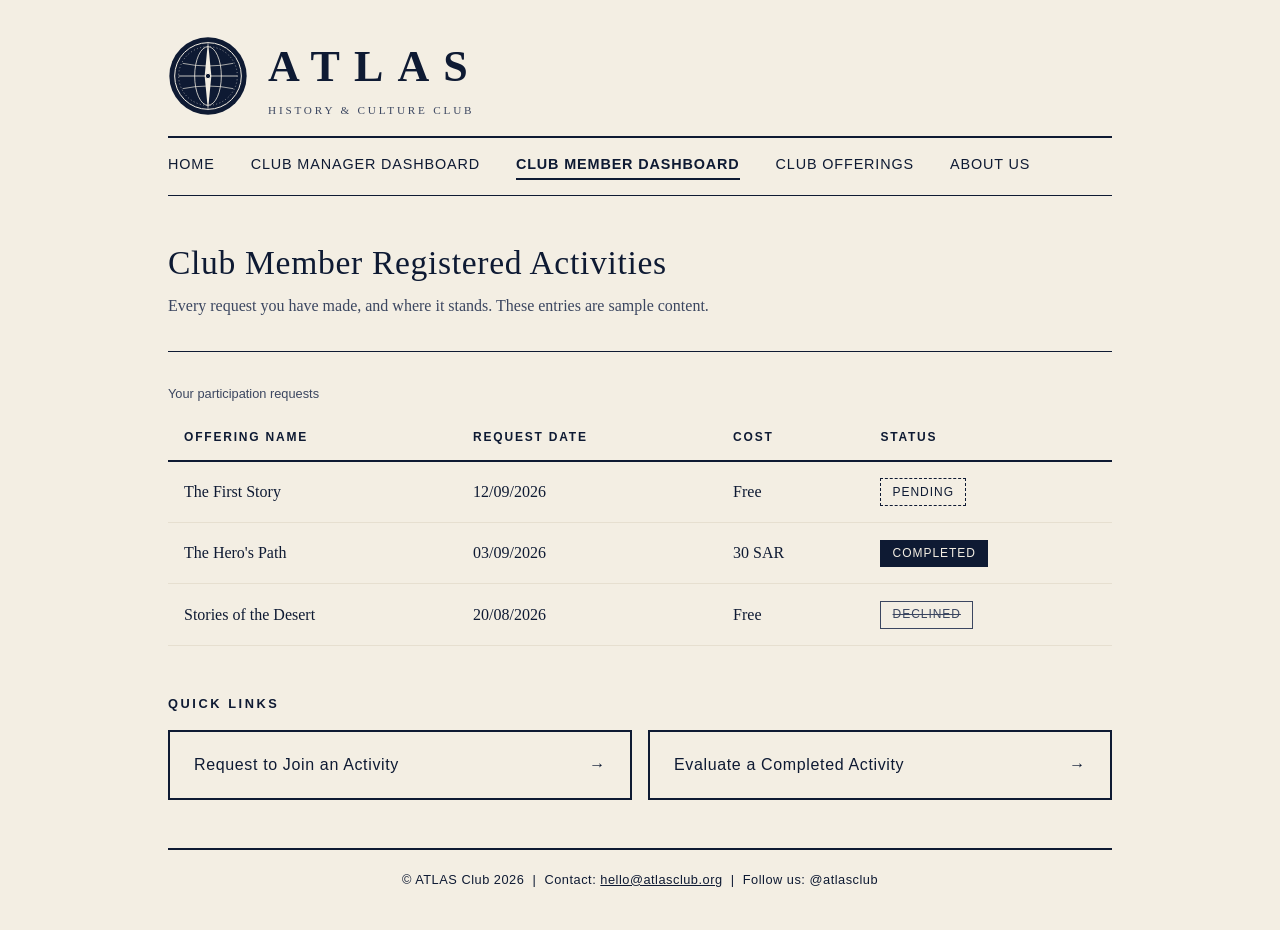
<file: member-dashboard.html>
<!DOCTYPE html>
<html lang="en">
<head>
  <meta charset="utf-8">
  <meta name="viewport" content="width=device-width, initial-scale=1">
  <title>Club Member Dashboard | ATLAS</title>
  <link rel="icon" href="images/atlas-logo.svg" type="image/svg+xml">
  <link rel="stylesheet" href="style.css">
</head>
<body>
  <div class="page">
    <header class="site-header">
      <img src="images/atlas-logo.svg" alt="ATLAS logo: a globe with a compass needle">
      <a class="brand" href="index.html">ATLAS<small>History &amp; Culture Club</small></a>
    </header>
    <nav class="main-nav" aria-label="Main navigation">
      <a href="index.html">Home</a>
      <a href="manager-dashboard.html">Club Manager Dashboard</a>
      <a href="member-dashboard.html" aria-current="page">Club Member Dashboard</a>
      <a href="club-offerings.html">Club Offerings</a>
      <a href="about-us.html">About Us</a>
    </nav>
    <main>
      <h1>Club Member Registered Activities</h1>
      <p class="lede">Every request you have made, and where it stands. These entries are sample content.</p>
      <hr class="page-title-rule">
      <table class="data-table">
        <caption>Your participation requests</caption>
        <thead>
          <tr><th scope="col">Offering Name</th><th scope="col">Request Date</th><th scope="col">Cost</th><th scope="col">Status</th></tr>
        </thead>
        <tbody id="member-requests-body">
          <tr><td>The First Story</td><td>12/09/2026</td><td>Free</td><td><span class="status status-pending">Pending</span></td></tr>
          <tr><td>The Hero's Path</td><td>03/09/2026</td><td>30 SAR</td><td><span class="status status-completed">Completed</span></td></tr>
          <tr><td>Stories of the Desert</td><td>20/08/2026</td><td>Free</td><td><span class="status status-declined">Declined</span></td></tr>
        </tbody>
      </table>
      <h2>Quick Links</h2>
      <div class="quick-links">
        <a href="request-join.html">Request to Join an Activity <span aria-hidden="true">&rarr;</span></a>
        <a href="evaluate-offering.html">Evaluate a Completed Activity <span aria-hidden="true">&rarr;</span></a>
      </div>
    </main>
    <footer class="site-footer">
      &copy; ATLAS Club 2026 &nbsp;|&nbsp; Contact: <a href="mailto:hello@atlasclub.org">hello@atlasclub.org</a> &nbsp;|&nbsp; Follow us: @atlasclub
    </footer>
  </div>
  <script src="js/member-dashboard.js"></script>
</body>
</html>
</file>
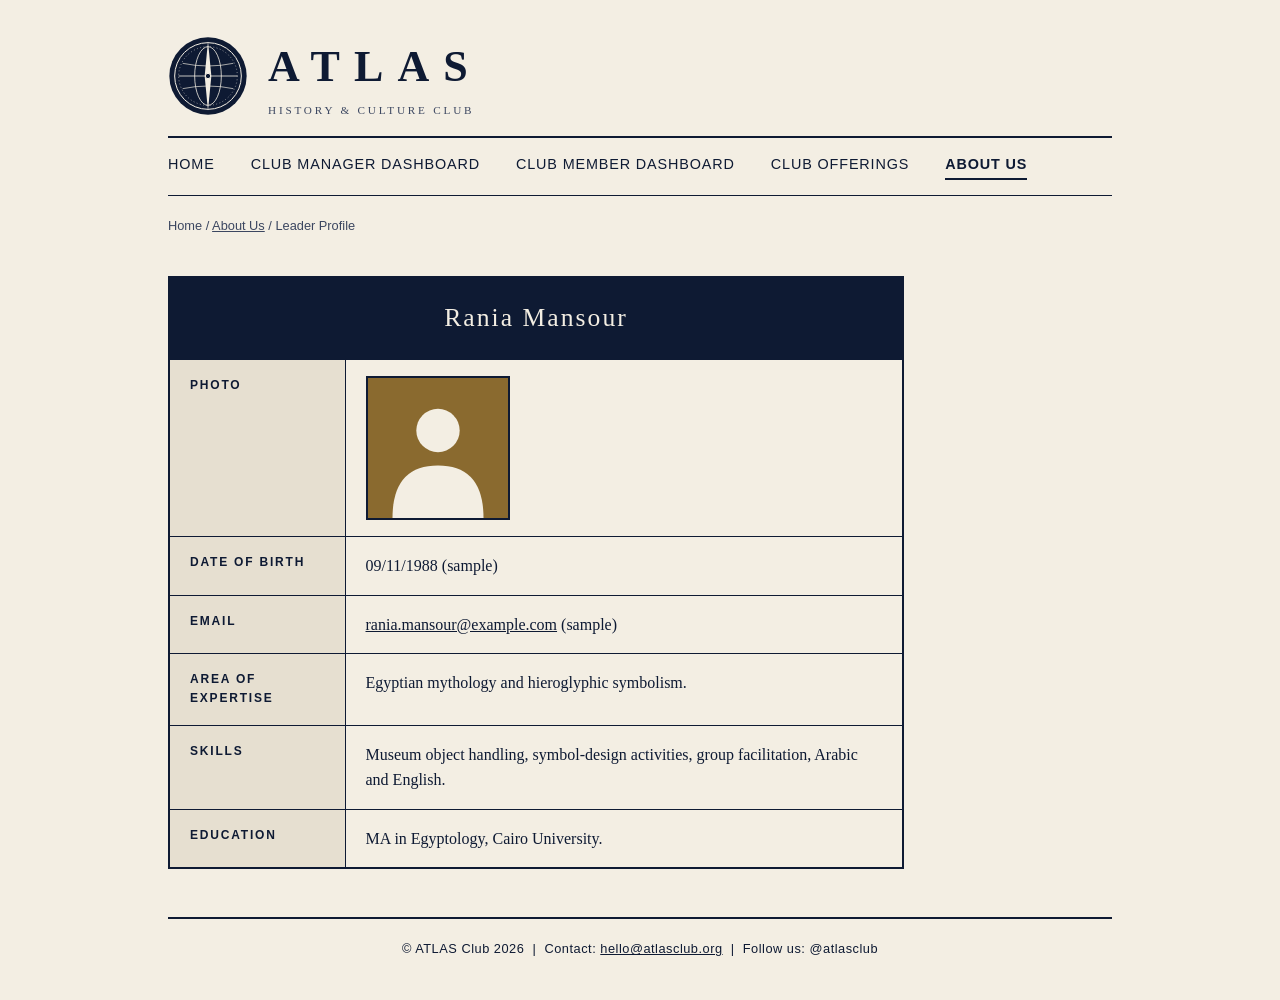
<file: profile-2.html>
<!DOCTYPE html>
<html lang="en">
<head>
  <meta charset="utf-8">
  <meta name="viewport" content="width=device-width, initial-scale=1">
  <title>Rania Mansour | ATLAS</title>
  <link rel="icon" href="images/atlas-logo.svg" type="image/svg+xml">
  <link rel="stylesheet" href="style.css">
</head>
<body>
  <div class="page">
    <header class="site-header">
      <img src="images/atlas-logo.svg" alt="ATLAS logo: a globe with a compass needle">
      <a class="brand" href="index.html">ATLAS<small>History &amp; Culture Club</small></a>
    </header>
    <nav class="main-nav" aria-label="Main navigation">
      <a href="index.html">Home</a>
      <a href="manager-dashboard.html">Club Manager Dashboard</a>
      <a href="member-dashboard.html">Club Member Dashboard</a>
      <a href="club-offerings.html">Club Offerings</a>
      <a href="about-us.html" aria-current="page">About Us</a>
    </nav>
    <nav class="breadcrumb">
      Home / <a href="about-us.html">About Us</a> / Leader Profile
    </nav>
    <main>
      <table class="profile-table">
        <thead>
          <tr><th class="person-name" colspan="2" scope="colgroup">Rania Mansour</th></tr>
        </thead>
        <tbody>
          <tr><th scope="row">Photo</th><td><img src="images/leader-2.svg" width="200" height="240" alt="Portrait of Rania Mansour (placeholder)"></td></tr>
          <tr><th scope="row">Date of Birth</th><td>09/11/1988 (sample)</td></tr>
          <tr><th scope="row">Email</th><td><a href="mailto:rania.mansour@example.com">rania.mansour@example.com</a> (sample)</td></tr>
          <tr><th scope="row">Area of Expertise</th><td>Egyptian mythology and hieroglyphic symbolism.</td></tr>
          <tr><th scope="row">Skills</th><td>Museum object handling, symbol-design activities, group facilitation, Arabic and English.</td></tr>
          <tr><th scope="row">Education</th><td>MA in Egyptology, Cairo University.</td></tr>
        </tbody>
      </table>
    </main>
    <footer class="site-footer">
      &copy; ATLAS Club 2026 &nbsp;|&nbsp; Contact: <a href="mailto:hello@atlasclub.org">hello@atlasclub.org</a> &nbsp;|&nbsp; Follow us: @atlasclub
    </footer>
  </div>
</body>
</html>
</file>
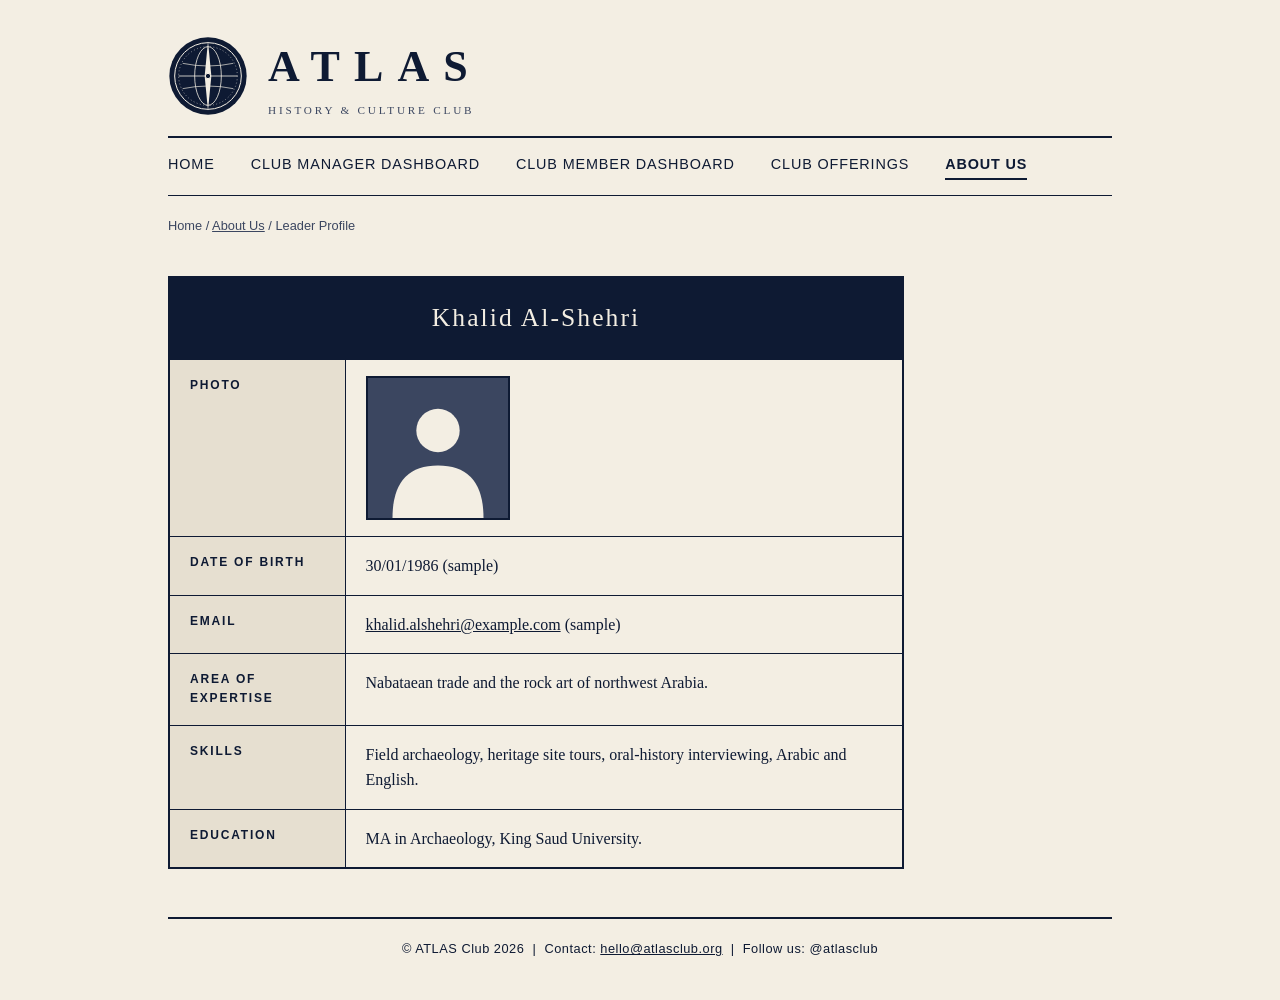
<file: profile-3.html>
<!DOCTYPE html>
<html lang="en">
<head>
  <meta charset="utf-8">
  <meta name="viewport" content="width=device-width, initial-scale=1">
  <title>Khalid Al-Shehri | ATLAS</title>
  <link rel="icon" href="images/atlas-logo.svg" type="image/svg+xml">
  <link rel="stylesheet" href="style.css">
</head>
<body>
  <div class="page">
    <header class="site-header">
      <img src="images/atlas-logo.svg" alt="ATLAS logo: a globe with a compass needle">
      <a class="brand" href="index.html">ATLAS<small>History &amp; Culture Club</small></a>
    </header>
    <nav class="main-nav" aria-label="Main navigation">
      <a href="index.html">Home</a>
      <a href="manager-dashboard.html">Club Manager Dashboard</a>
      <a href="member-dashboard.html">Club Member Dashboard</a>
      <a href="club-offerings.html">Club Offerings</a>
      <a href="about-us.html" aria-current="page">About Us</a>
    </nav>
    <nav class="breadcrumb">
      Home / <a href="about-us.html">About Us</a> / Leader Profile
    </nav>
    <main>
      <table class="profile-table">
        <thead>
          <tr><th class="person-name" colspan="2" scope="colgroup">Khalid Al-Shehri</th></tr>
        </thead>
        <tbody>
          <tr><th scope="row">Photo</th><td><img src="images/leader-3.svg" width="200" height="240" alt="Portrait of Khalid Al-Shehri (placeholder)"></td></tr>
          <tr><th scope="row">Date of Birth</th><td>30/01/1986 (sample)</td></tr>
          <tr><th scope="row">Email</th><td><a href="mailto:khalid.alshehri@example.com">khalid.alshehri@example.com</a> (sample)</td></tr>
          <tr><th scope="row">Area of Expertise</th><td>Nabataean trade and the rock art of northwest Arabia.</td></tr>
          <tr><th scope="row">Skills</th><td>Field archaeology, heritage site tours, oral-history interviewing, Arabic and English.</td></tr>
          <tr><th scope="row">Education</th><td>MA in Archaeology, King Saud University.</td></tr>
        </tbody>
      </table>
    </main>
    <footer class="site-footer">
      &copy; ATLAS Club 2026 &nbsp;|&nbsp; Contact: <a href="mailto:hello@atlasclub.org">hello@atlasclub.org</a> &nbsp;|&nbsp; Follow us: @atlasclub
    </footer>
  </div>
</body>
</html>
</file>
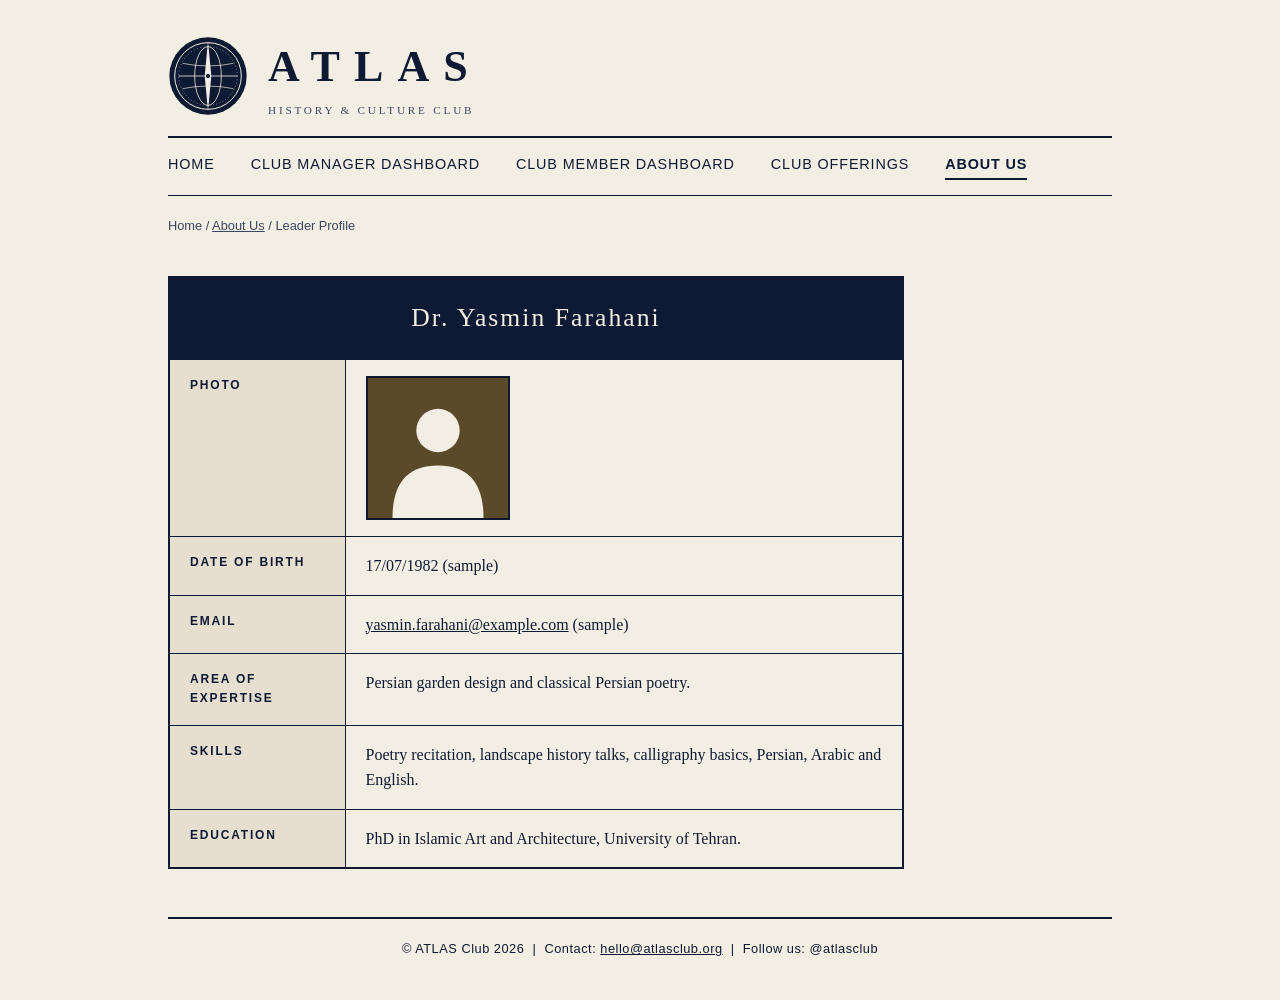
<file: profile-4.html>
<!DOCTYPE html>
<html lang="en">
<head>
  <meta charset="utf-8">
  <meta name="viewport" content="width=device-width, initial-scale=1">
  <title>Dr. Yasmin Farahani | ATLAS</title>
  <link rel="icon" href="images/atlas-logo.svg" type="image/svg+xml">
  <link rel="stylesheet" href="style.css">
</head>
<body>
  <div class="page">
    <header class="site-header">
      <img src="images/atlas-logo.svg" alt="ATLAS logo: a globe with a compass needle">
      <a class="brand" href="index.html">ATLAS<small>History &amp; Culture Club</small></a>
    </header>
    <nav class="main-nav" aria-label="Main navigation">
      <a href="index.html">Home</a>
      <a href="manager-dashboard.html">Club Manager Dashboard</a>
      <a href="member-dashboard.html">Club Member Dashboard</a>
      <a href="club-offerings.html">Club Offerings</a>
      <a href="about-us.html" aria-current="page">About Us</a>
    </nav>
    <nav class="breadcrumb">
      Home / <a href="about-us.html">About Us</a> / Leader Profile
    </nav>
    <main>
      <table class="profile-table">
        <thead>
          <tr><th class="person-name" colspan="2" scope="colgroup">Dr. Yasmin Farahani</th></tr>
        </thead>
        <tbody>
          <tr><th scope="row">Photo</th><td><img src="images/leader-4.svg" width="200" height="240" alt="Portrait of Dr. Yasmin Farahani (placeholder)"></td></tr>
          <tr><th scope="row">Date of Birth</th><td>17/07/1982 (sample)</td></tr>
          <tr><th scope="row">Email</th><td><a href="mailto:yasmin.farahani@example.com">yasmin.farahani@example.com</a> (sample)</td></tr>
          <tr><th scope="row">Area of Expertise</th><td>Persian garden design and classical Persian poetry.</td></tr>
          <tr><th scope="row">Skills</th><td>Poetry recitation, landscape history talks, calligraphy basics, Persian, Arabic and English.</td></tr>
          <tr><th scope="row">Education</th><td>PhD in Islamic Art and Architecture, University of Tehran.</td></tr>
        </tbody>
      </table>
    </main>
    <footer class="site-footer">
      &copy; ATLAS Club 2026 &nbsp;|&nbsp; Contact: <a href="mailto:hello@atlasclub.org">hello@atlasclub.org</a> &nbsp;|&nbsp; Follow us: @atlasclub
    </footer>
  </div>
</body>
</html>
</file>
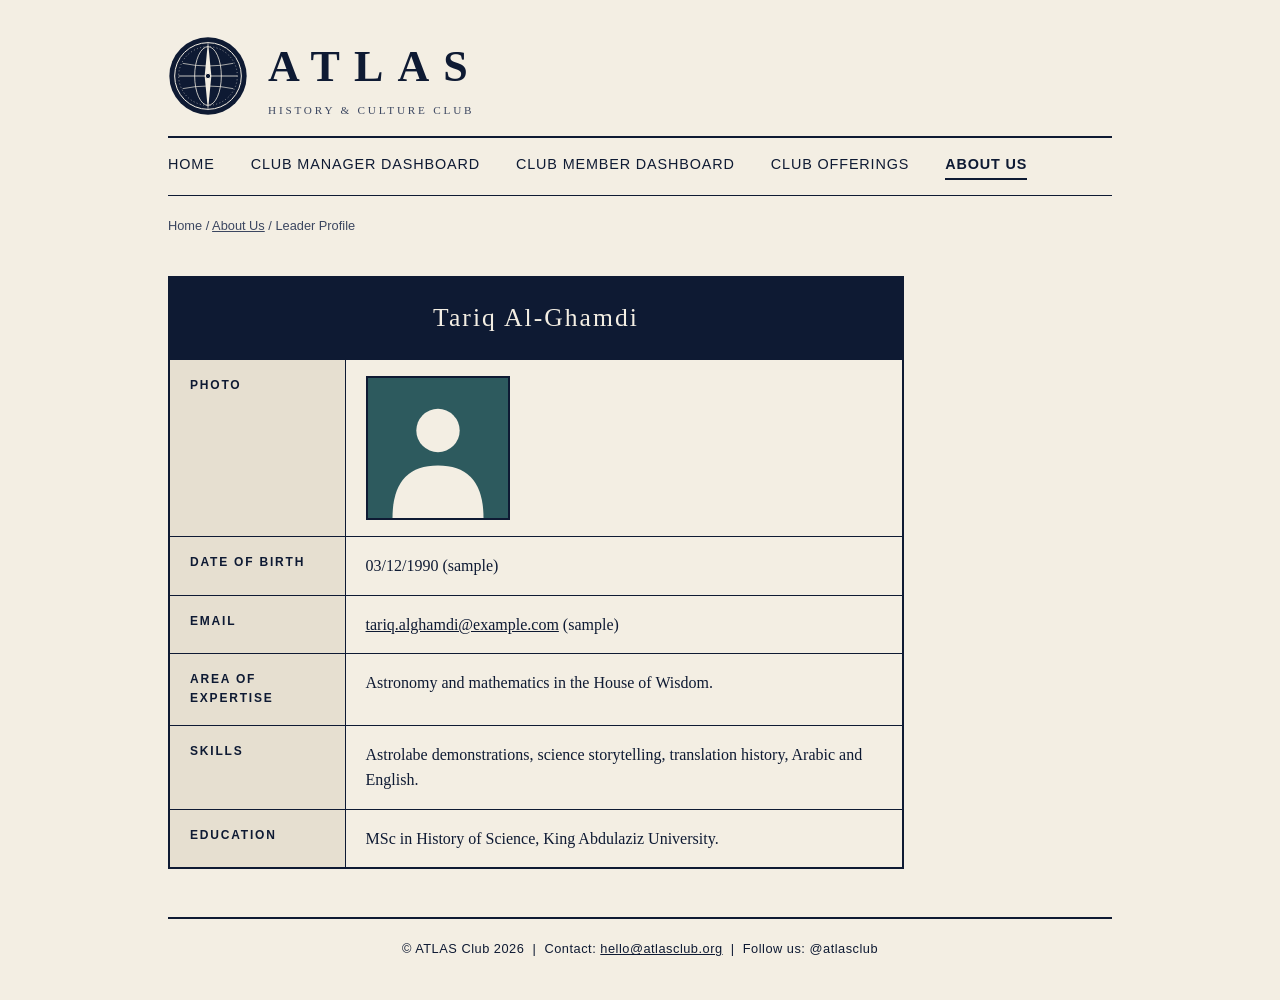
<file: profile-5.html>
<!DOCTYPE html>
<html lang="en">
<head>
  <meta charset="utf-8">
  <meta name="viewport" content="width=device-width, initial-scale=1">
  <title>Tariq Al-Ghamdi | ATLAS</title>
  <link rel="icon" href="images/atlas-logo.svg" type="image/svg+xml">
  <link rel="stylesheet" href="style.css">
</head>
<body>
  <div class="page">
    <header class="site-header">
      <img src="images/atlas-logo.svg" alt="ATLAS logo: a globe with a compass needle">
      <a class="brand" href="index.html">ATLAS<small>History &amp; Culture Club</small></a>
    </header>
    <nav class="main-nav" aria-label="Main navigation">
      <a href="index.html">Home</a>
      <a href="manager-dashboard.html">Club Manager Dashboard</a>
      <a href="member-dashboard.html">Club Member Dashboard</a>
      <a href="club-offerings.html">Club Offerings</a>
      <a href="about-us.html" aria-current="page">About Us</a>
    </nav>
    <nav class="breadcrumb">
      Home / <a href="about-us.html">About Us</a> / Leader Profile
    </nav>
    <main>
      <table class="profile-table">
        <thead>
          <tr><th class="person-name" colspan="2" scope="colgroup">Tariq Al-Ghamdi</th></tr>
        </thead>
        <tbody>
          <tr><th scope="row">Photo</th><td><img src="images/leader-5.svg" width="200" height="240" alt="Portrait of Tariq Al-Ghamdi (placeholder)"></td></tr>
          <tr><th scope="row">Date of Birth</th><td>03/12/1990 (sample)</td></tr>
          <tr><th scope="row">Email</th><td><a href="mailto:tariq.alghamdi@example.com">tariq.alghamdi@example.com</a> (sample)</td></tr>
          <tr><th scope="row">Area of Expertise</th><td>Astronomy and mathematics in the House of Wisdom.</td></tr>
          <tr><th scope="row">Skills</th><td>Astrolabe demonstrations, science storytelling, translation history, Arabic and English.</td></tr>
          <tr><th scope="row">Education</th><td>MSc in History of Science, King Abdulaziz University.</td></tr>
        </tbody>
      </table>
    </main>
    <footer class="site-footer">
      &copy; ATLAS Club 2026 &nbsp;|&nbsp; Contact: <a href="mailto:hello@atlasclub.org">hello@atlasclub.org</a> &nbsp;|&nbsp; Follow us: @atlasclub
    </footer>
  </div>
</body>
</html>
</file>
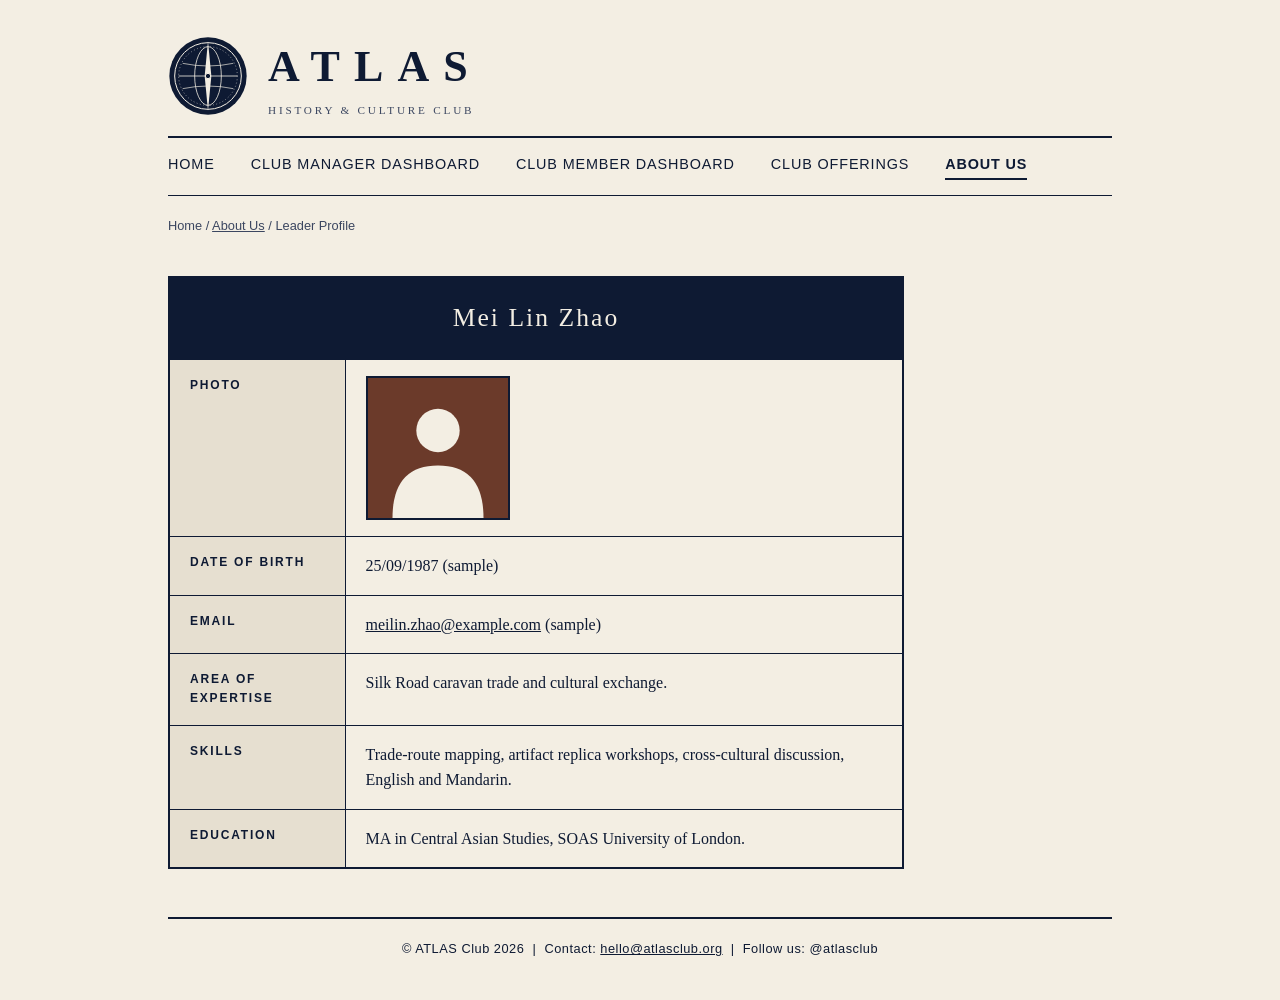
<file: profile-6.html>
<!DOCTYPE html>
<html lang="en">
<head>
  <meta charset="utf-8">
  <meta name="viewport" content="width=device-width, initial-scale=1">
  <title>Mei Lin Zhao | ATLAS</title>
  <link rel="icon" href="images/atlas-logo.svg" type="image/svg+xml">
  <link rel="stylesheet" href="style.css">
</head>
<body>
  <div class="page">
    <header class="site-header">
      <img src="images/atlas-logo.svg" alt="ATLAS logo: a globe with a compass needle">
      <a class="brand" href="index.html">ATLAS<small>History &amp; Culture Club</small></a>
    </header>
    <nav class="main-nav" aria-label="Main navigation">
      <a href="index.html">Home</a>
      <a href="manager-dashboard.html">Club Manager Dashboard</a>
      <a href="member-dashboard.html">Club Member Dashboard</a>
      <a href="club-offerings.html">Club Offerings</a>
      <a href="about-us.html" aria-current="page">About Us</a>
    </nav>
    <nav class="breadcrumb">
      Home / <a href="about-us.html">About Us</a> / Leader Profile
    </nav>
    <main>
      <table class="profile-table">
        <thead>
          <tr><th class="person-name" colspan="2" scope="colgroup">Mei Lin Zhao</th></tr>
        </thead>
        <tbody>
          <tr><th scope="row">Photo</th><td><img src="images/leader-6.svg" width="200" height="240" alt="Portrait of Mei Lin Zhao (placeholder)"></td></tr>
          <tr><th scope="row">Date of Birth</th><td>25/09/1987 (sample)</td></tr>
          <tr><th scope="row">Email</th><td><a href="mailto:meilin.zhao@example.com">meilin.zhao@example.com</a> (sample)</td></tr>
          <tr><th scope="row">Area of Expertise</th><td>Silk Road caravan trade and cultural exchange.</td></tr>
          <tr><th scope="row">Skills</th><td>Trade-route mapping, artifact replica workshops, cross-cultural discussion, English and Mandarin.</td></tr>
          <tr><th scope="row">Education</th><td>MA in Central Asian Studies, SOAS University of London.</td></tr>
        </tbody>
      </table>
    </main>
    <footer class="site-footer">
      &copy; ATLAS Club 2026 &nbsp;|&nbsp; Contact: <a href="mailto:hello@atlasclub.org">hello@atlasclub.org</a> &nbsp;|&nbsp; Follow us: @atlasclub
    </footer>
  </div>
</body>
</html>
</file>
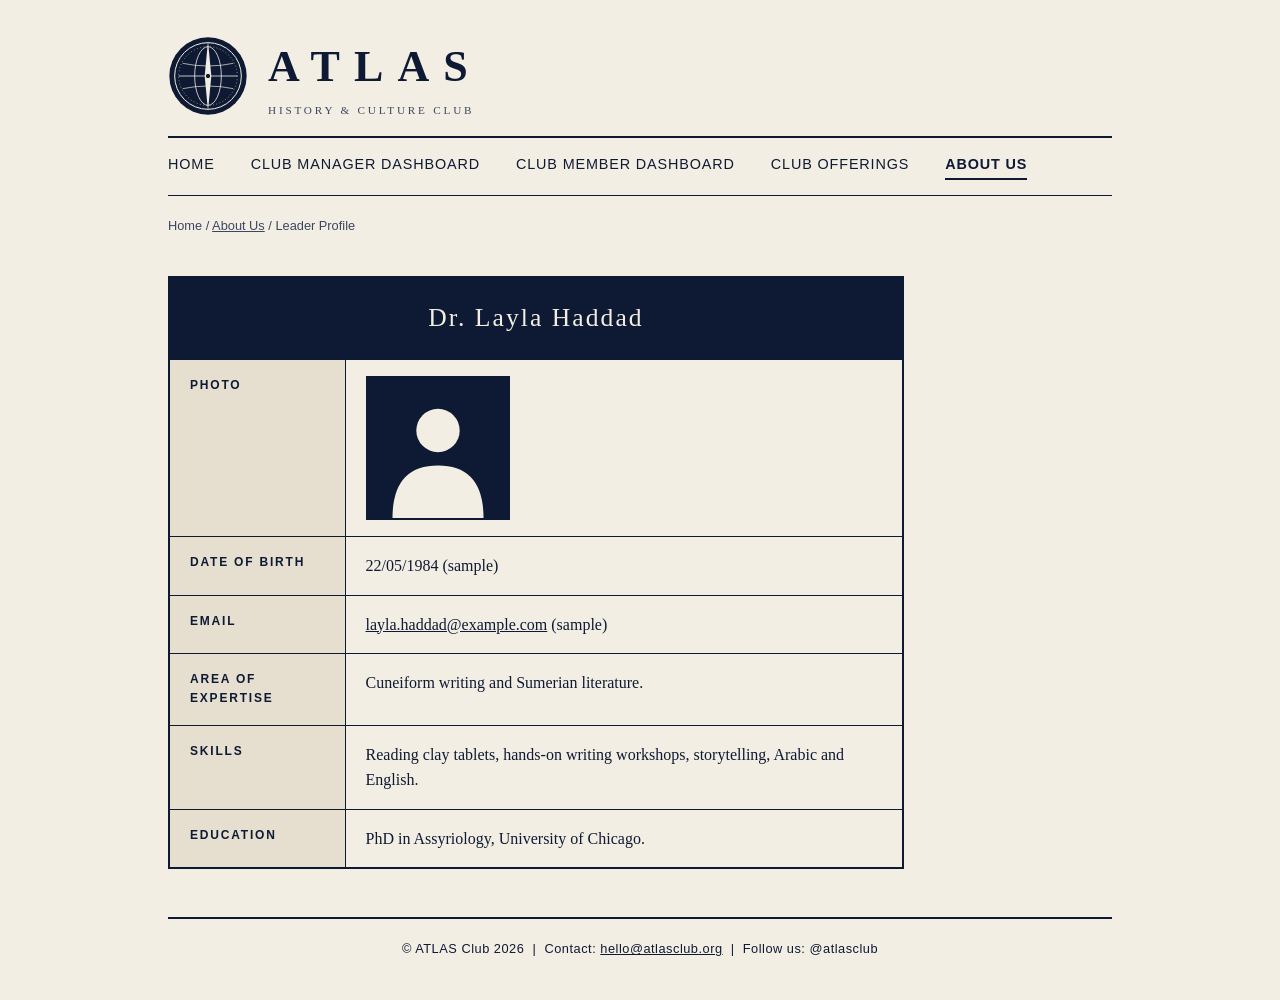
<file: profile.html>
<!DOCTYPE html>
<html lang="en">
<head>
  <meta charset="utf-8">
  <meta name="viewport" content="width=device-width, initial-scale=1">
  <title>Dr. Layla Haddad | ATLAS</title>
  <link rel="icon" href="images/atlas-logo.svg" type="image/svg+xml">
  <link rel="stylesheet" href="style.css">
</head>
<body>
  <div class="page">
    <header class="site-header">
      <img src="images/atlas-logo.svg" alt="ATLAS logo: a globe with a compass needle">
      <a class="brand" href="index.html">ATLAS<small>History &amp; Culture Club</small></a>
    </header>
    <nav class="main-nav" aria-label="Main navigation">
      <a href="index.html">Home</a>
      <a href="manager-dashboard.html">Club Manager Dashboard</a>
      <a href="member-dashboard.html">Club Member Dashboard</a>
      <a href="club-offerings.html">Club Offerings</a>
      <a href="about-us.html" aria-current="page">About Us</a>
    </nav>
    <nav class="breadcrumb">
      Home / <a href="about-us.html">About Us</a> / Leader Profile
    </nav>
    <main>
      <table class="profile-table">
        <thead>
          <tr><th class="person-name" colspan="2" scope="colgroup">Dr. Layla Haddad</th></tr>
        </thead>
        <tbody>
          <tr><th scope="row">Photo</th><td><img src="images/leader-1.svg" width="200" height="240" alt="Portrait of Dr. Layla Haddad (placeholder)"></td></tr>
          <tr><th scope="row">Date of Birth</th><td>22/05/1984 (sample)</td></tr>
          <tr><th scope="row">Email</th><td><a href="mailto:layla.haddad@example.com">layla.haddad@example.com</a> (sample)</td></tr>
          <tr><th scope="row">Area of Expertise</th><td>Cuneiform writing and Sumerian literature.</td></tr>
          <tr><th scope="row">Skills</th><td>Reading clay tablets, hands-on writing workshops, storytelling, Arabic and English.</td></tr>
          <tr><th scope="row">Education</th><td>PhD in Assyriology, University of Chicago.</td></tr>
        </tbody>
      </table>
    </main>
    <footer class="site-footer">
      &copy; ATLAS Club 2026 &nbsp;|&nbsp; Contact: <a href="mailto:hello@atlasclub.org">hello@atlasclub.org</a> &nbsp;|&nbsp; Follow us: @atlasclub
    </footer>
  </div>
</body>
</html>
</file>
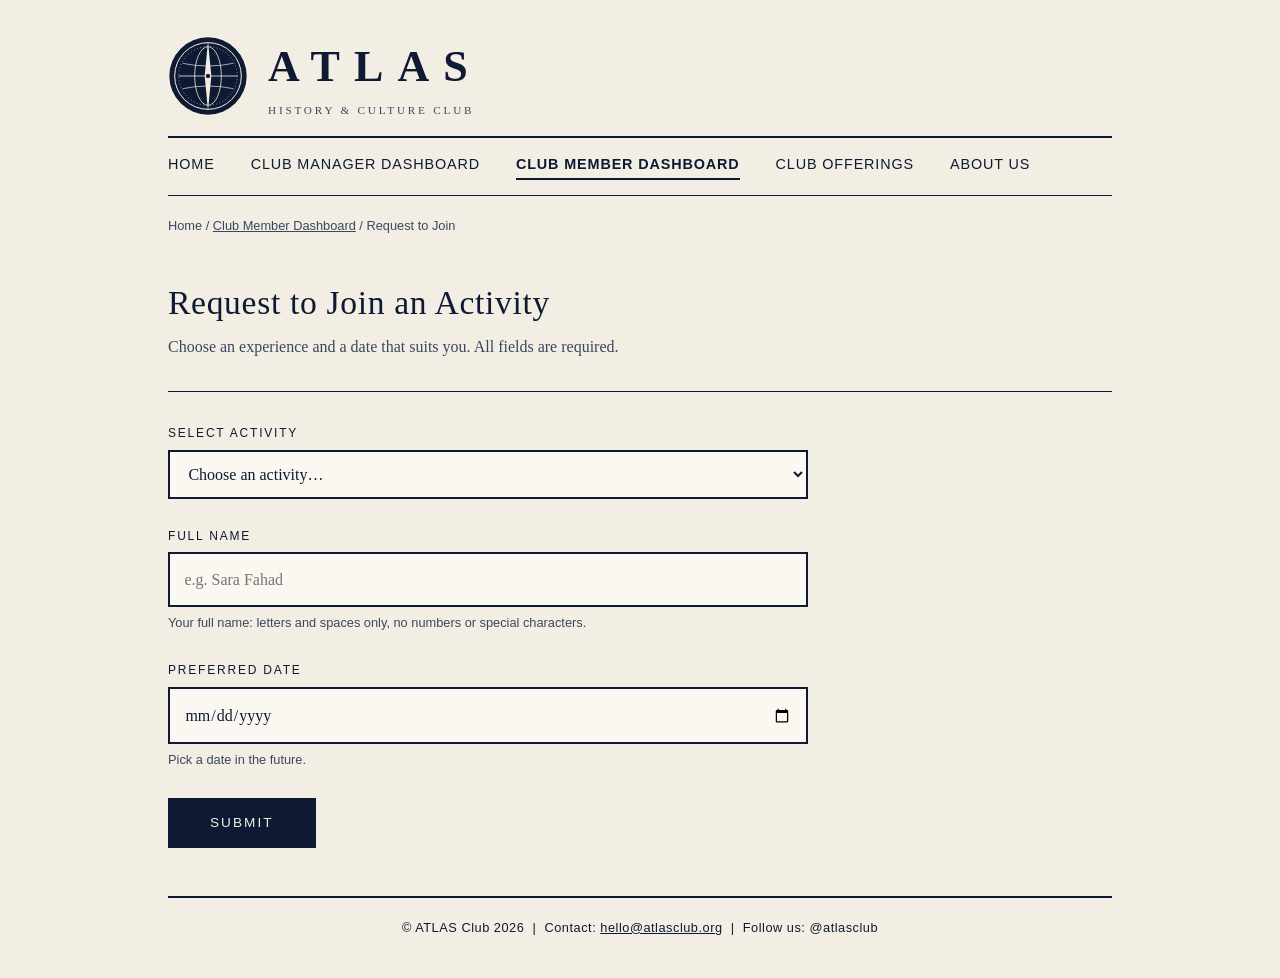
<file: request-join.html>
<!DOCTYPE html>
<html lang="en">
<head>
  <meta charset="utf-8">
  <meta name="viewport" content="width=device-width, initial-scale=1">
  <title>Request to Join an Activity | ATLAS</title>
  <link rel="icon" href="images/atlas-logo.svg" type="image/svg+xml">
  <link rel="stylesheet" href="style.css">
</head>
<body>
  <div class="page">
    <header class="site-header">
      <img src="images/atlas-logo.svg" alt="ATLAS logo: a globe with a compass needle">
      <a class="brand" href="index.html">ATLAS<small>History &amp; Culture Club</small></a>
    </header>
    <nav class="main-nav" aria-label="Main navigation">
      <a href="index.html">Home</a>
      <a href="manager-dashboard.html">Club Manager Dashboard</a>
      <a href="member-dashboard.html" aria-current="page">Club Member Dashboard</a>
      <a href="club-offerings.html">Club Offerings</a>
      <a href="about-us.html">About Us</a>
    </nav>
    <nav class="breadcrumb">
      Home / <a href="member-dashboard.html">Club Member Dashboard</a> / Request to Join
    </nav>
    <main>
      <h1>Request to Join an Activity</h1>
      <p class="lede">Choose an experience and a date that suits you. All fields are required.</p>
      <hr class="page-title-rule">
      <form id="request-form" class="atlas-form" action="#" method="post">
        <div class="field">
          <label for="activity">Select Activity</label>
          <select id="activity" name="activity" required>
            <option value="" selected>Choose an activity&hellip;</option>
            <!-- Offerings are added here by member-phase3.js (club offerings + manager offerings) -->
          </select>
        </div>
        <div class="field">
          <label for="full-name">Full Name</label>
          <input type="text" id="full-name" name="full_name" placeholder="e.g. Sara Fahad" required maxlength="60" autocomplete="name">
          <p class="hint">Your full name: letters and spaces only, no numbers or special characters.</p>
        </div>
        <div class="field">
          <label for="preferred-date">Preferred Date</label>
          <input type="date" id="preferred-date" name="preferred_date" required>
          <p class="hint">Pick a date in the future.</p>
        </div>
        <input type="button" class="btn" id="submit-button" value="Submit">
      </form>

      <section id="session-requests" style="display: none">
        <h2>Requests Made in This Session</h2>
        <table class="data-table">
          <caption>Requests you have submitted since opening this page</caption>
          <thead>
            <tr><th scope="col">Offering Name</th><th scope="col">Full Name</th><th scope="col">Preferred Date</th><th scope="col">Cost</th><th scope="col">Status</th></tr>
          </thead>
          <tbody id="session-requests-body"></tbody>
        </table>
        <p class="hint">These requests are temporary. They are cleared when you go back to the Dashboard.</p>
      </section>
    </main>
    <footer class="site-footer">
      &copy; ATLAS Club 2026 &nbsp;|&nbsp; Contact: <a href="mailto:hello@atlasclub.org">hello@atlasclub.org</a> &nbsp;|&nbsp; Follow us: @atlasclub
    </footer>
  </div>
  <script src="js/request-join.js"></script>
</body>
</html>
</file>
<file: style.css>
:root {
  --paper: #f3eee3;
  --paper-deep: #e6dfd0;
  --ink: #0e1a33;
  --ink-soft: #3b4660;
  --rule: #0e1a33;
  --accent: #8a6a2f;
  --error: #9b1c1c;
  --field-bg: #fbf8f1;
  --card-bg: #faf7f0;
  --shadow: #0e1a3322;
}

body.dark-theme {
  --paper: #121a2e;
  --paper-deep: #1c2640;
  --ink: #f3eee3;
  --ink-soft: #b8c0d4;
  --rule: #566184;
  --accent: #d9b26a;
  --error: #ff9a9a;
  --field-bg: #1a2238;
  --card-bg: #172036;
  --shadow: #00000066;
}
body.dark-theme .site-header img,
body.dark-theme .hero-mark img { background: #f3eee3; border-radius: 0.5rem; padding: 0.25rem; }
body.dark-theme .atlas-form input:invalid:focus,
body.dark-theme .atlas-form select:invalid:focus,
body.dark-theme .atlas-form textarea:invalid:focus { background: #3a1f28; }

body { transition: background 0.3s ease, color 0.3s ease; }
img { max-width: 100%; height: auto; }

* { box-sizing: border-box; }

body {
  margin: 0;
  background: var(--paper);
  color: var(--ink);
  font-family: Georgia, "Times New Roman", serif;
  line-height: 1.6;
}

a { color: var(--ink); }

.page { max-width: 62rem; margin: 0 auto; padding: 0 1.5rem; }

/*  Header and navigation */
.site-header {
  display: flex;
  align-items: center;
  gap: 1.25rem;
  padding: 2rem 0 1rem;
}
.site-header img { width: 5rem; height: 5rem; display: block; }
.brand {
  font-size: 2.75rem;
  letter-spacing: 0.32em;
  font-weight: 700;
  text-decoration: none;
}
.brand small {
  display: block;
  font-size: 0.7rem;
  letter-spacing: 0.25em;
  font-weight: 400;
  color: var(--ink-soft);
  text-transform: uppercase;
}

.main-nav {
  display: flex;
  flex-wrap: wrap;
  gap: 0.5rem 2.25rem;
  padding: 0.9rem 0;
  border-top: 2px solid var(--rule);
  border-bottom: 1px solid var(--rule);
  font-family: Arial, Helvetica, sans-serif;
  font-size: 0.9rem;
  letter-spacing: 0.06em;
  text-transform: uppercase;
}
.main-nav a { text-decoration: none; padding-bottom: 0.15rem; border-bottom: 2px solid transparent; }
.main-nav a:hover,
.main-nav a:focus { border-bottom-color: var(--accent); }
.main-nav a[aria-current="page"] { border-bottom-color: var(--ink); font-weight: 700; }

/*Page content */
.breadcrumb {
  font-family: Arial, Helvetica, sans-serif;
  font-size: 0.8rem;
  margin: 1.25rem 0 0;
  color: var(--ink-soft);
}
.breadcrumb a { color: var(--ink-soft); }

main { padding: 2.5rem 0 3rem; }

h1 {
  font-size: 2.1rem;
  font-weight: 400;
  margin: 0 0 0.25rem;
  letter-spacing: 0.02em;
}
.lede { margin: 0 0 2rem; color: var(--ink-soft); max-width: 38rem; }
.page-title-rule { border: 0; border-top: 1px solid var(--rule); margin: 1.25rem 0 2rem; }

h2 {
  font-size: 0.8rem;
  font-family: Arial, Helvetica, sans-serif;
  text-transform: uppercase;
  letter-spacing: 0.2em;
  margin: 3rem 0 1rem;
}

/* Tables  */
.data-table { width: 100%; border-collapse: collapse; }
.data-table caption {
  text-align: left;
  font-family: Arial, Helvetica, sans-serif;
  font-size: 0.8rem;
  color: var(--ink-soft);
  padding-bottom: 0.75rem;
}
.data-table th {
  text-align: left;
  font-family: Arial, Helvetica, sans-serif;
  font-size: 0.75rem;
  text-transform: uppercase;
  letter-spacing: 0.15em;
  padding: 0.75rem 1rem;
  border-bottom: 2px solid var(--rule);
}
.data-table td { padding: 1rem; border-bottom: 1px solid var(--paper-deep); }
.data-table tbody tr:hover { background: var(--paper-deep); }

.status {
  display: inline-block;
  font-family: Arial, Helvetica, sans-serif;
  font-size: 0.75rem;
  letter-spacing: 0.08em;
  text-transform: uppercase;
  padding: 0.2rem 0.7rem;
  border: 1px solid var(--ink);
}
.status-completed { background: var(--ink); color: var(--paper); }
.status-pending { border-style: dashed; }
.status-declined { color: var(--ink-soft); text-decoration: line-through; border-color: var(--ink-soft); }

/* Flexbox*/
.quick-links { display: flex; flex-wrap: wrap; gap: 1rem; }
.quick-links a {
  flex: 1 1 16rem;
  padding: 1.25rem 1.5rem;
  border: 2px solid var(--ink);
  text-decoration: none;
  font-family: Arial, Helvetica, sans-serif;
  letter-spacing: 0.04em;
  display: flex;
  justify-content: space-between;
  align-items: center;
}
.quick-links a:hover,
.quick-links a:focus { background: var(--ink); color: var(--paper); }

/*Forms*/
.atlas-form { max-width: 40rem; }
.field { margin-bottom: 1.75rem; }
.field label,
.field legend {
  display: block;
  font-family: Arial, Helvetica, sans-serif;
  font-size: 0.75rem;
  text-transform: uppercase;
  letter-spacing: 0.15em;
  margin-bottom: 0.4rem;
  padding: 0;
}
.hint { font-family: Arial, Helvetica, sans-serif; font-size: 0.8rem; color: var(--ink-soft); margin: 0.35rem 0 0; }

.atlas-form input[type="text"],
.atlas-form input[type="date"],
.atlas-form select,
.atlas-form textarea {
  width: 100%;
  padding: 0.8rem 0.9rem;
  font: inherit;
  color: var(--ink);
  background: var(--field-bg);
  border: 2px solid var(--ink);
  border-radius: 0;
}
.atlas-form textarea { min-height: 9rem; resize: vertical; }
.atlas-form input:focus,
.atlas-form select:focus,
.atlas-form textarea:focus { outline: 3px solid var(--accent); outline-offset: 2px; }

/* red while a focused field is invalid */
.atlas-form input:invalid:focus,
.atlas-form select:invalid:focus,
.atlas-form textarea:invalid:focus { border-color: var(--error); background: var(--paper-deep); }

fieldset.field { border: 0; margin: 0 0 1.75rem; padding: 0; min-width: 0; }

/* Star rating */
.stars { display: inline-flex; flex-direction: row-reverse; justify-content: flex-end; gap: 0.15rem; }
.stars input { position: absolute; opacity: 0; width: 1px; height: 1px; }
.stars label {
  font-size: 2.2rem;
  line-height: 1;
  margin: 0;
  letter-spacing: 0;
  cursor: pointer;
  color: var(--paper-deep);
  text-shadow: 0 0 1px var(--ink), 0 0 1px var(--ink);
}
.stars label:hover,
.stars label:hover ~ label,
.stars input:checked ~ label { color: var(--ink); }
.stars input:focus + label { outline: 3px solid var(--accent); outline-offset: 2px; }

.btn {
  font-family: Arial, Helvetica, sans-serif;
  font-size: 0.85rem;
  letter-spacing: 0.15em;
  text-transform: uppercase;
  padding: 0.95rem 2.5rem;
  background: var(--ink);
  color: var(--paper);
  border: 2px solid var(--ink);
  cursor: pointer;
}
.btn:hover,
.btn:focus { background: var(--paper); color: var(--ink); }

/*Profile table */
.profile-table { width: 100%; max-width: 46rem; border-collapse: collapse; border: 2px solid var(--ink); }
.profile-table th,
.profile-table td { border: 1px solid var(--ink); padding: 1rem 1.25rem; vertical-align: top; text-align: left; }
.profile-table .person-name {
  background: var(--ink);
  color: var(--paper);
  text-align: center;
  font-size: 1.6rem;
  font-weight: 400;
  letter-spacing: 0.08em;
  padding: 1.25rem;
}
.profile-table tbody th {
  width: 11rem;
  background: var(--paper-deep);
  font-family: Arial, Helvetica, sans-serif;
  font-size: 0.75rem;
  text-transform: uppercase;
  letter-spacing: 0.15em;
}
.profile-table img { display: block; width: 9rem; height: auto; border: 2px solid var(--ink); }

/*Footer */
.site-footer {
  border-top: 2px solid var(--rule);
  padding: 1.25rem 0 2.5rem;
  text-align: center;
  font-family: Arial, Helvetica, sans-serif;
  font-size: 0.8rem;
  letter-spacing: 0.04em;
}

@media (max-width: 40rem) {
  .brand { font-size: 1.8rem; }
  .profile-table tbody th { width: 7rem; }
  .data-table th, .data-table td { padding: 0.6rem 0.5rem; }
}

.sr-only {
  position: absolute;
  width: 1px;
  height: 1px;
  overflow: hidden;
  clip: rect(0 0 0 0);
  white-space: nowrap;
}

/* Home page: */

.home-hero {
    display: flex;
    align-items: center;
    gap: 3rem;
    padding: 2rem 0 3rem;
    border-bottom: 1px solid var(--rule);
}

.home-hero > div:first-child {
    flex: 2;
}

.home-hero h1 {
    font-size: clamp(2.3rem, 5vw, 4rem);
    line-height: 1.15;
    margin: 0.6rem 0 1.3rem;
}

.home-eyebrow {
    font: 700 0.72rem Arial, sans-serif;
    letter-spacing: 0.2em;
    color: var(--accent);
}

.hero-mark {
    flex: 1;
    background: var(--paper-deep);
    padding: 2rem;
    text-align: center;
}

.hero-mark img {
    width: 100%;
    max-width: 14rem;
}

.home-button {
    display: inline-block;
    padding: 0.85rem 1.2rem;
    background: var(--ink);
    color: var(--paper);
    text-decoration: none;
    font: 700 0.82rem Arial, sans-serif;
}

.home-button:hover,
.home-button:focus {
    background: var(--accent);
    color: white;
}

.home-offerings {
    display: flex;
    flex-wrap: wrap;
    gap: 1.25rem;
}

.offering-card {
    flex: 1 1 14rem;
    min-width: 0;
    border: 1px solid var(--rule);
    padding: 1rem;
    background: var(--card-bg);
    transition: transform 0.2s ease, box-shadow 0.2s ease;
}

.offering-card img {
    display: block;
    width: 100%;
    aspect-ratio: 16/10;
    object-fit: cover;
    background: var(--paper-deep);
}

.offering-card h3,
.review h3 {
    font-size: 1.15rem;
    margin: 0.8rem 0 0.3rem;
}

.offering-card p {
    margin: 0.3rem 0;
}

.offering-extra {
    max-height: 0;
    opacity: 0;
    overflow: hidden;
    transition: max-height 0.25s ease, opacity 0.25s ease;
}

.offering-card:hover,
.offering-card:focus-within {
    transform: translateY(-4px);
    box-shadow: 0 7px 16px var(--shadow);
}

.offering-card:hover .offering-extra,
.offering-card:focus-within .offering-extra {
    max-height: 10rem;
    opacity: 1;
    margin-top: 0.8rem;
    border-top: 1px solid var(--rule);
    padding-top: 0.7rem;
}

.home-reviews {
    display: flex;
    gap: 1.25rem;
    flex-wrap: wrap;
}

.review {
    flex: 1 1 17rem;
    padding: 1rem 1.3rem;
    border-left: 3px solid var(--accent);
    background: var(--paper-deep);
}

.review-stars {
    color: var(--accent);
    letter-spacing: 0.15em;
    font-size: 1.2rem;
}

.passport-section {
    margin-top: 3rem;
    padding: 2rem;
    text-align: center;
    border: 2px solid var(--rule);
    background: var(--paper-deep);
}

.passport-section h2 {
    margin: 0.5rem 0 1rem;
    font: 400 2rem Georgia, serif;
    text-transform: none;
    letter-spacing: normal;
}

.passport-stamps {
    display: flex;
    justify-content: center;
    flex-wrap: wrap;
    gap: 1rem;
    margin: 2rem 0 1rem;
}

.stamp {
    display: flex;
    flex-direction: column;
    align-items: center;
    justify-content: center;
    gap: 0.3rem;
    width: 8rem;
    height: 8rem;
    border: 2px dashed var(--ink-soft);
    border-radius: 50%;
    color: var(--ink-soft);
}

.stamp span {
    font-size: 1.6rem;
}

.stamp strong {
    font-size: 0.82rem;
}

.stamp small {
    font-size: 0.7rem;
}

.stamp.completed {
    border: 2px solid var(--accent);
    color: var(--ink);
    background: var(--paper);
}

.passport-note {
    font-size: 0.78rem;
    color: var(--ink-soft);
}

@media (max-width: 40rem) {
    .home-hero {
        flex-direction: column;
        align-items: stretch;
    }

    .hero-mark img {
        max-width: 8rem;
    }

    .passport-section {
        padding: 1rem;
    }
}

.atlas-form input[type="email"],
.atlas-form input[type="number"],
.atlas-form input[type="file"] {
    width: 100%;
    padding: 0.8rem 0.9rem;
    font: inherit;
    color: var(--ink);
    background: var(--field-bg);
    border: 2px solid var(--ink);
}

.atlas-form input[type="email"]:focus,
.atlas-form input[type="number"]:focus,
.atlas-form input[type="file"]:focus {
    outline: 3px solid var(--accent);
    outline-offset: 2px;
}


/* Table images */
.data-table img { display: block; width: 70px; height: 46px; }

/* Manager dashboard statuses */
.status-published { background: var(--ink); color: var(--paper); }
.status-draft { border-style: dashed; }

/* Manage leaders: current team list */
.team-list { list-style: none; margin: 0 0 1.5rem; padding: 0; }
.team-list li {
  display: flex;
  align-items: center;
  gap: 1rem;
  padding: 0.75rem 0;
  border-bottom: 1px solid var(--paper-deep);
}
.team-list img { width: 3.2rem; height: 3.2rem; border: 2px solid var(--ink); }
.member-info { flex: 1 1 auto; }
.member-info span {
  display: block;
  font-family: Arial, Helvetica, sans-serif;
  font-size: 0.75rem;
  color: var(--ink-soft);
}
.team-list label { font-family: Arial, Helvetica, sans-serif; font-size: 0.85rem; }

/* Delete button */
.btn-delete { background: var(--paper); color: var(--error); border-color: var(--error); }
.btn-delete:hover,
.btn-delete:focus { background: var(--error); color: var(--paper); }


/* Sort control */
.sort-form {
  display: flex;
  flex-wrap: wrap;
  align-items: center;
  gap: 0.75rem;
  max-width: none;
  margin-bottom: 2rem;
}
.sort-form label {
  font-family: Arial, Helvetica, sans-serif;
  font-size: 0.75rem;
  text-transform: uppercase;
  letter-spacing: 0.15em;
}
.sort-form select { width: auto; }

/* Leaders: horizontal scroll */
.leaders { display: flex; overflow-x: auto; gap: 1.25rem; padding-bottom: 1rem; }
.leader { flex: 0 0 11rem; text-align: center; }
.leader img { display: block; width: 11rem; height: 11rem; border: 2px solid var(--ink); margin-bottom: 0.5rem; }
.leader a,
.leader span { display: block; }
.leader span { font-family: Arial, Helvetica, sans-serif; font-size: 0.8rem; color: var(--ink-soft); }

/* Two fields side by side (manage leaders: date of birth + email) */
.field-row { display: flex; flex-wrap: wrap; gap: 1rem; }
.field-row .field { flex: 1 1 14rem; }


.site-header { flex-wrap: wrap; }
.header-tools { margin-left: auto; display: flex; gap: 0.5rem; align-items: center; }
.theme-toggle, .nav-toggle {
  font-family: Arial, Helvetica, sans-serif;
  font-size: 0.8rem;
  letter-spacing: 0.08em;
  text-transform: uppercase;
  padding: 0.6rem 1rem;
  background: var(--paper);
  color: var(--ink);
  border: 2px solid var(--ink);
  cursor: pointer;
}
.theme-toggle:hover, .theme-toggle:focus,
.nav-toggle:hover, .nav-toggle:focus { background: var(--ink); color: var(--paper); }
.nav-toggle { display: none; }
.home-button + .home-button { margin-left: 0.75rem; }

.back-to-top {
  display: flex;
  align-items: center;
  justify-content: center;
  text-decoration: none;
  position: fixed;
  right: 1.25rem;
  bottom: 1.25rem;
  width: 3rem;
  height: 3rem;
  font-size: 1.3rem;
  background: var(--ink);
  color: var(--paper);
  border: 2px solid var(--ink);
  cursor: pointer;
  visibility: hidden;
  z-index: 50;
}
.back-to-top:hover, .back-to-top:focus { background: var(--accent); border-color: var(--accent); color: #fff; }

.footer-clock { display: block; margin-top: 0.5rem; font-weight: 700; }

/* Tablet */
@media (max-width: 62rem) {
  .home-hero { gap: 1.5rem; }
  .brand { font-size: 2.2rem; }
}

/* Phone */
@media (max-width: 40rem) {
  .page { padding: 0 1rem; }
  .site-header { padding: 1rem 0 0.75rem; gap: 0.75rem; }
  .site-header img { width: 3.5rem; height: 3.5rem; }
  .brand { letter-spacing: 0.18em; }
  .header-tools { width: 100%; margin-left: 0; justify-content: space-between; }
  .nav-toggle { display: inline-block; }
  .main-nav { display: none; flex-direction: column; gap: 0; padding: 0; }
  .main-nav.open { display: flex; }
  .main-nav a { padding: 0.85rem 0.25rem; border-bottom: 1px solid var(--paper-deep); }
  .home-button { display: block; text-align: center; margin: 0 0 0.75rem; }
  .home-button + .home-button { margin-left: 0; }
  .home-offerings, .home-reviews { flex-direction: column; }
  .offering-extra { max-height: none; opacity: 1; margin-top: 0.6rem; }
  .stamp { width: 6.5rem; height: 6.5rem; }
  .data-table { display: block; overflow-x: auto; }
  .back-to-top { right: 0.75rem; bottom: 0.75rem; }
}

/* Error messages under form fields (about-us and evaluate pages) */
.error-msg { display: block; font-family: Arial, Helvetica, sans-serif; font-size: 0.8rem; margin-top: 0.35rem; }
</file>
